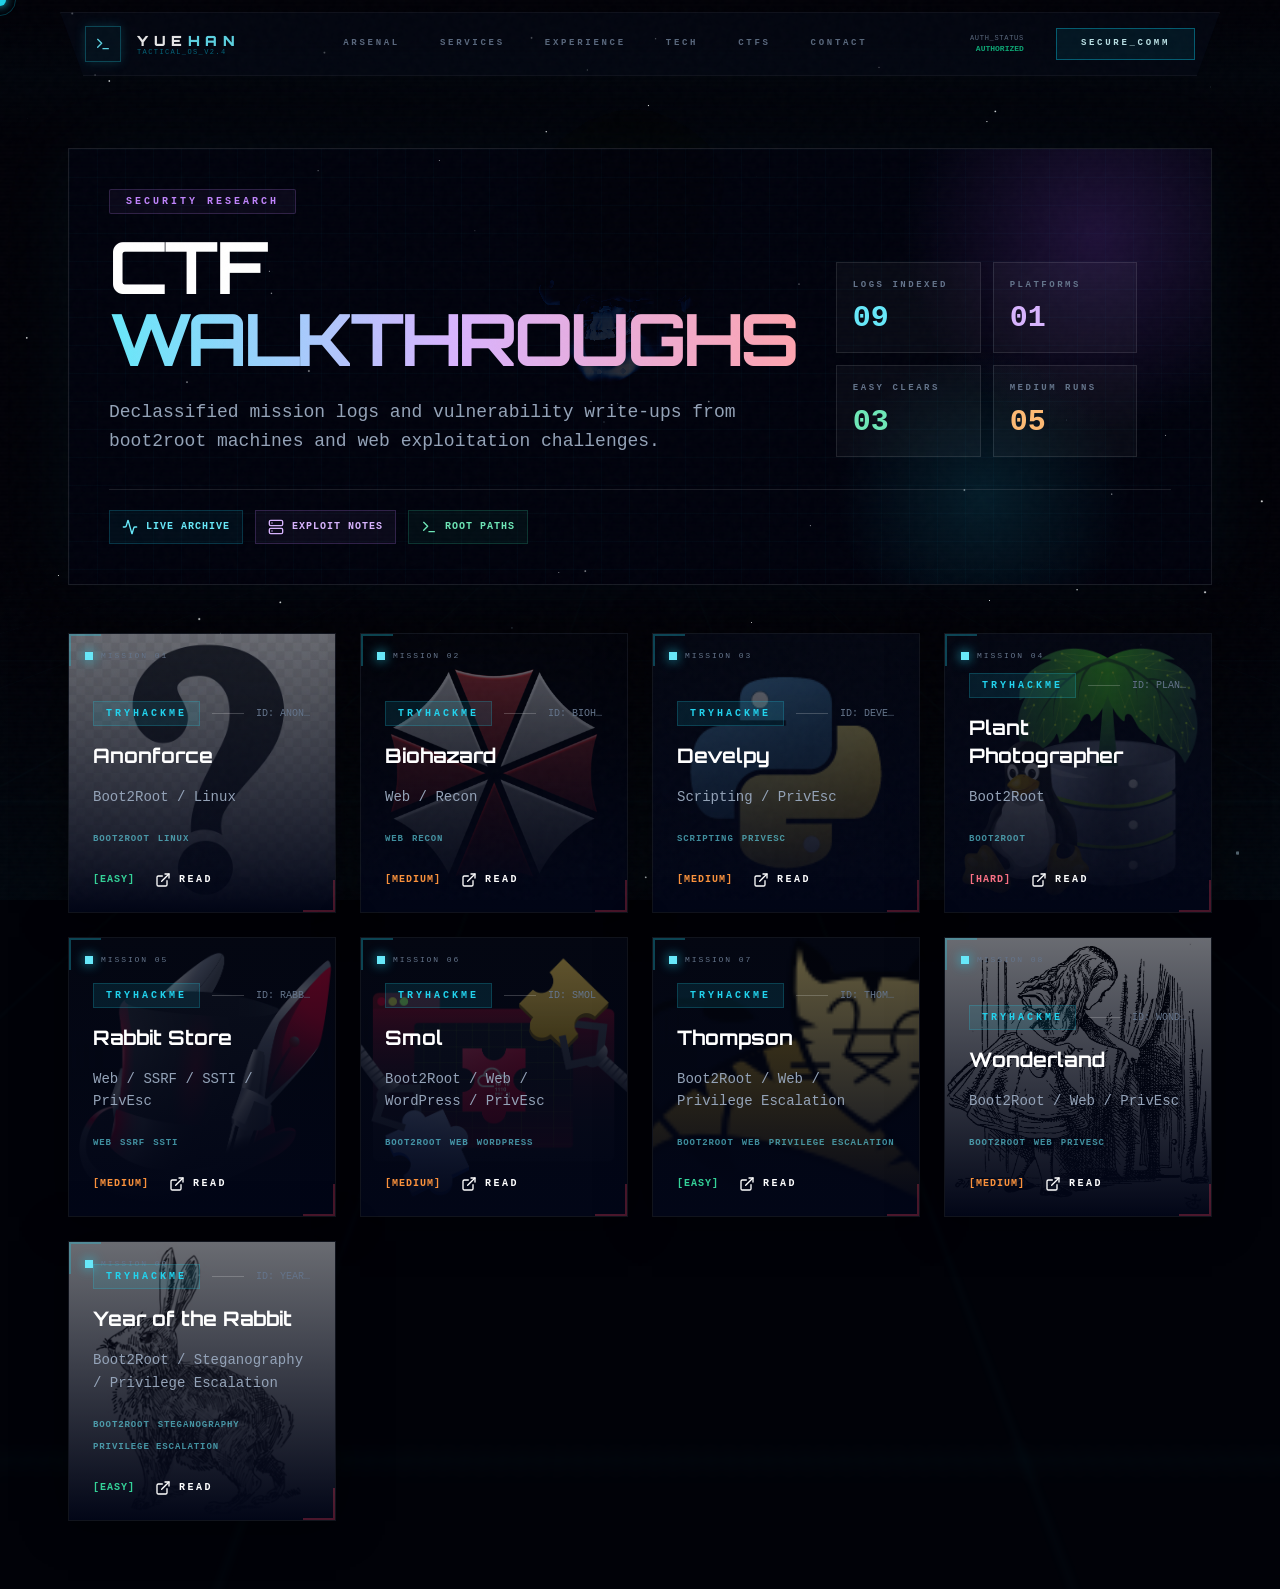
<file: Walkthroughs/index.html>
<!DOCTYPE html>
<html lang="en" class="dark">
  <head>
    <meta charset="UTF-8" />
    <meta name="viewport" content="width=device-width, initial-scale=1.0" />
    <title>Yuehan | Walkthroughs</title>
    <link href="https://fonts.googleapis.com/css2?family=JetBrains+Mono:wght@400;700&family=Orbitron:wght@400;700;900&display=swap" rel="stylesheet">
    <script type="module" crossorigin src="/assets/walkthroughs-BRaOFED2.js"></script>
    <link rel="modulepreload" crossorigin href="/assets/index-CcvQY4NW.js">
    <link rel="stylesheet" crossorigin href="/assets/index-Yky296QB.css">
  </head>
  <body>
    <div id="root" style="color: white; font-family: monospace; padding: 20px;">[ INITIALIZING NEURAL INTERFACE... ]</div>
  </body>
</html>
</file>
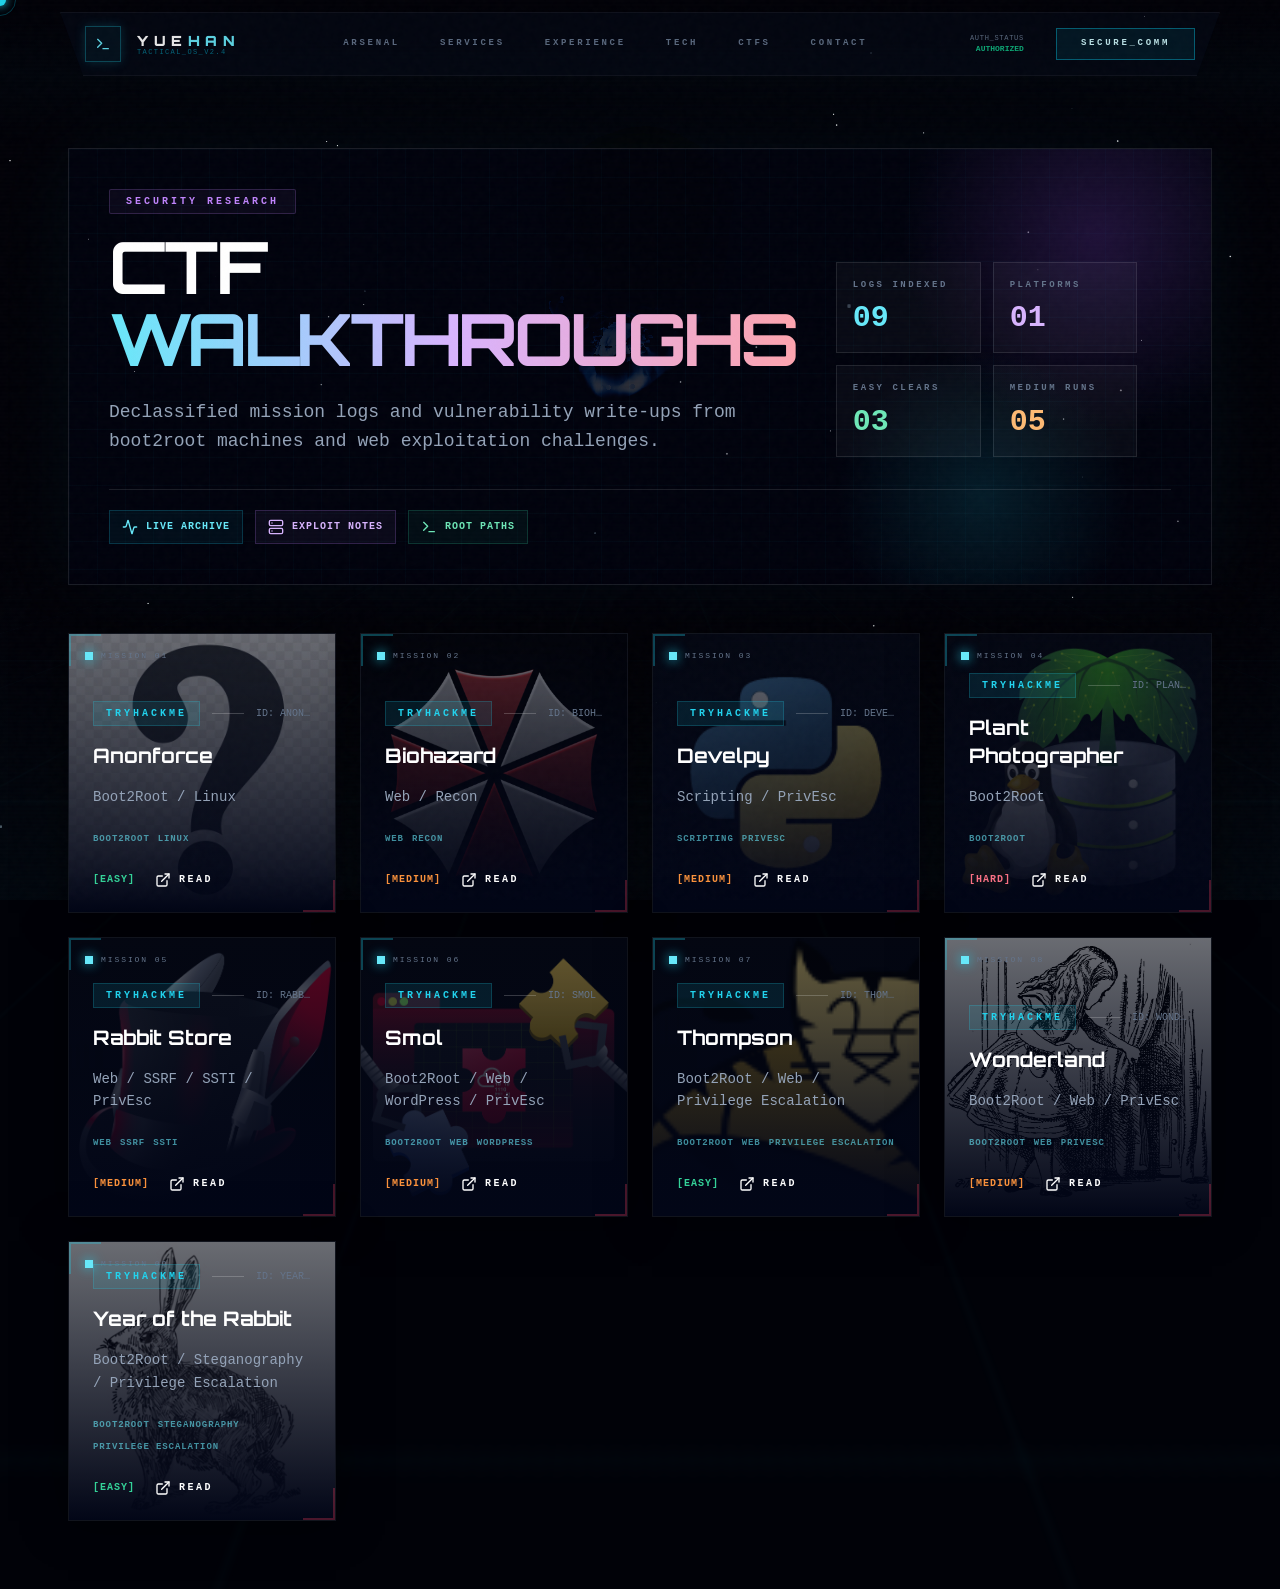
<file: walkthroughs.html>
<!DOCTYPE html>
<html lang="en" class="dark">
  <head>
    <meta charset="UTF-8" />
    <meta name="viewport" content="width=device-width, initial-scale=1.0" />
    <title>Yuehan | Walkthroughs</title>
    <link href="https://fonts.googleapis.com/css2?family=JetBrains+Mono:wght@400;700&family=Orbitron:wght@400;700;900&display=swap" rel="stylesheet">
    <script type="module" crossorigin src="/assets/walkthroughs-DH1IhaMm.js"></script>
    <link rel="modulepreload" crossorigin href="/assets/index-DaqPzr7r.js">
    <link rel="stylesheet" crossorigin href="/assets/index-CVc6FTiU.css">
  </head>
  <body>
    <div id="root" style="color: white; font-family: monospace; padding: 20px;">[ INITIALIZING NEURAL INTERFACE... ]</div>
  </body>
</html>
</file>
<file: assets/index-Yky296QB.css>
*,:before,:after{--tw-border-spacing-x: 0;--tw-border-spacing-y: 0;--tw-translate-x: 0;--tw-translate-y: 0;--tw-rotate: 0;--tw-skew-x: 0;--tw-skew-y: 0;--tw-scale-x: 1;--tw-scale-y: 1;--tw-pan-x: ;--tw-pan-y: ;--tw-pinch-zoom: ;--tw-scroll-snap-strictness: proximity;--tw-gradient-from-position: ;--tw-gradient-via-position: ;--tw-gradient-to-position: ;--tw-ordinal: ;--tw-slashed-zero: ;--tw-numeric-figure: ;--tw-numeric-spacing: ;--tw-numeric-fraction: ;--tw-ring-inset: ;--tw-ring-offset-width: 0px;--tw-ring-offset-color: #fff;--tw-ring-color: rgb(59 130 246 / .5);--tw-ring-offset-shadow: 0 0 #0000;--tw-ring-shadow: 0 0 #0000;--tw-shadow: 0 0 #0000;--tw-shadow-colored: 0 0 #0000;--tw-blur: ;--tw-brightness: ;--tw-contrast: ;--tw-grayscale: ;--tw-hue-rotate: ;--tw-invert: ;--tw-saturate: ;--tw-sepia: ;--tw-drop-shadow: ;--tw-backdrop-blur: ;--tw-backdrop-brightness: ;--tw-backdrop-contrast: ;--tw-backdrop-grayscale: ;--tw-backdrop-hue-rotate: ;--tw-backdrop-invert: ;--tw-backdrop-opacity: ;--tw-backdrop-saturate: ;--tw-backdrop-sepia: ;--tw-contain-size: ;--tw-contain-layout: ;--tw-contain-paint: ;--tw-contain-style: }::backdrop{--tw-border-spacing-x: 0;--tw-border-spacing-y: 0;--tw-translate-x: 0;--tw-translate-y: 0;--tw-rotate: 0;--tw-skew-x: 0;--tw-skew-y: 0;--tw-scale-x: 1;--tw-scale-y: 1;--tw-pan-x: ;--tw-pan-y: ;--tw-pinch-zoom: ;--tw-scroll-snap-strictness: proximity;--tw-gradient-from-position: ;--tw-gradient-via-position: ;--tw-gradient-to-position: ;--tw-ordinal: ;--tw-slashed-zero: ;--tw-numeric-figure: ;--tw-numeric-spacing: ;--tw-numeric-fraction: ;--tw-ring-inset: ;--tw-ring-offset-width: 0px;--tw-ring-offset-color: #fff;--tw-ring-color: rgb(59 130 246 / .5);--tw-ring-offset-shadow: 0 0 #0000;--tw-ring-shadow: 0 0 #0000;--tw-shadow: 0 0 #0000;--tw-shadow-colored: 0 0 #0000;--tw-blur: ;--tw-brightness: ;--tw-contrast: ;--tw-grayscale: ;--tw-hue-rotate: ;--tw-invert: ;--tw-saturate: ;--tw-sepia: ;--tw-drop-shadow: ;--tw-backdrop-blur: ;--tw-backdrop-brightness: ;--tw-backdrop-contrast: ;--tw-backdrop-grayscale: ;--tw-backdrop-hue-rotate: ;--tw-backdrop-invert: ;--tw-backdrop-opacity: ;--tw-backdrop-saturate: ;--tw-backdrop-sepia: ;--tw-contain-size: ;--tw-contain-layout: ;--tw-contain-paint: ;--tw-contain-style: }*,:before,:after{box-sizing:border-box;border-width:0;border-style:solid;border-color:#e5e7eb}:before,:after{--tw-content: ""}html,:host{line-height:1.5;-webkit-text-size-adjust:100%;-moz-tab-size:4;-o-tab-size:4;tab-size:4;font-family:ui-sans-serif,system-ui,sans-serif,"Apple Color Emoji","Segoe UI Emoji",Segoe UI Symbol,"Noto Color Emoji";font-feature-settings:normal;font-variation-settings:normal;-webkit-tap-highlight-color:transparent}body{margin:0;line-height:inherit}hr{height:0;color:inherit;border-top-width:1px}abbr:where([title]){-webkit-text-decoration:underline dotted;text-decoration:underline dotted}h1,h2,h3,h4,h5,h6{font-size:inherit;font-weight:inherit}a{color:inherit;text-decoration:inherit}b,strong{font-weight:bolder}code,kbd,samp,pre{font-family:ui-monospace,SFMono-Regular,Menlo,Monaco,Consolas,Liberation Mono,Courier New,monospace;font-feature-settings:normal;font-variation-settings:normal;font-size:1em}small{font-size:80%}sub,sup{font-size:75%;line-height:0;position:relative;vertical-align:baseline}sub{bottom:-.25em}sup{top:-.5em}table{text-indent:0;border-color:inherit;border-collapse:collapse}button,input,optgroup,select,textarea{font-family:inherit;font-feature-settings:inherit;font-variation-settings:inherit;font-size:100%;font-weight:inherit;line-height:inherit;letter-spacing:inherit;color:inherit;margin:0;padding:0}button,select{text-transform:none}button,input:where([type=button]),input:where([type=reset]),input:where([type=submit]){-webkit-appearance:button;background-color:transparent;background-image:none}:-moz-focusring{outline:auto}:-moz-ui-invalid{box-shadow:none}progress{vertical-align:baseline}::-webkit-inner-spin-button,::-webkit-outer-spin-button{height:auto}[type=search]{-webkit-appearance:textfield;outline-offset:-2px}::-webkit-search-decoration{-webkit-appearance:none}::-webkit-file-upload-button{-webkit-appearance:button;font:inherit}summary{display:list-item}blockquote,dl,dd,h1,h2,h3,h4,h5,h6,hr,figure,p,pre{margin:0}fieldset{margin:0;padding:0}legend{padding:0}ol,ul,menu{list-style:none;margin:0;padding:0}dialog{padding:0}textarea{resize:vertical}input::-moz-placeholder,textarea::-moz-placeholder{opacity:1;color:#9ca3af}input::placeholder,textarea::placeholder{opacity:1;color:#9ca3af}button,[role=button]{cursor:pointer}:disabled{cursor:default}img,svg,video,canvas,audio,iframe,embed,object{display:block;vertical-align:middle}img,video{max-width:100%;height:auto}[hidden]:where(:not([hidden=until-found])){display:none}html{scroll-behavior:smooth}body{background:#010208;color:#e6edf3;font-family:JetBrains Mono,monospace;overflow-x:hidden}h1,h2,h3,.brand-font{font-family:Orbitron,sans-serif}::-moz-selection{background:#22d3ee47;color:#ecfeff}::selection{background:#22d3ee47;color:#ecfeff}.prose{color:var(--tw-prose-body);max-width:65ch}.prose :where(p):not(:where([class~=not-prose],[class~=not-prose] *)){margin-top:1.25em;margin-bottom:1.25em}.prose :where([class~=lead]):not(:where([class~=not-prose],[class~=not-prose] *)){color:var(--tw-prose-lead);font-size:1.25em;line-height:1.6;margin-top:1.2em;margin-bottom:1.2em}.prose :where(a):not(:where([class~=not-prose],[class~=not-prose] *)){color:var(--tw-prose-links);text-decoration:underline;font-weight:500}.prose :where(strong):not(:where([class~=not-prose],[class~=not-prose] *)){color:var(--tw-prose-bold);font-weight:600}.prose :where(a strong):not(:where([class~=not-prose],[class~=not-prose] *)){color:inherit}.prose :where(blockquote strong):not(:where([class~=not-prose],[class~=not-prose] *)){color:inherit}.prose :where(thead th strong):not(:where([class~=not-prose],[class~=not-prose] *)){color:inherit}.prose :where(ol):not(:where([class~=not-prose],[class~=not-prose] *)){list-style-type:decimal;margin-top:1.25em;margin-bottom:1.25em;padding-inline-start:1.625em}.prose :where(ol[type=A]):not(:where([class~=not-prose],[class~=not-prose] *)){list-style-type:upper-alpha}.prose :where(ol[type=a]):not(:where([class~=not-prose],[class~=not-prose] *)){list-style-type:lower-alpha}.prose :where(ol[type=A s]):not(:where([class~=not-prose],[class~=not-prose] *)){list-style-type:upper-alpha}.prose :where(ol[type=a s]):not(:where([class~=not-prose],[class~=not-prose] *)){list-style-type:lower-alpha}.prose :where(ol[type=I]):not(:where([class~=not-prose],[class~=not-prose] *)){list-style-type:upper-roman}.prose :where(ol[type=i]):not(:where([class~=not-prose],[class~=not-prose] *)){list-style-type:lower-roman}.prose :where(ol[type=I s]):not(:where([class~=not-prose],[class~=not-prose] *)){list-style-type:upper-roman}.prose :where(ol[type=i s]):not(:where([class~=not-prose],[class~=not-prose] *)){list-style-type:lower-roman}.prose :where(ol[type="1"]):not(:where([class~=not-prose],[class~=not-prose] *)){list-style-type:decimal}.prose :where(ul):not(:where([class~=not-prose],[class~=not-prose] *)){list-style-type:disc;margin-top:1.25em;margin-bottom:1.25em;padding-inline-start:1.625em}.prose :where(ol>li):not(:where([class~=not-prose],[class~=not-prose] *))::marker{font-weight:400;color:var(--tw-prose-counters)}.prose :where(ul>li):not(:where([class~=not-prose],[class~=not-prose] *))::marker{color:var(--tw-prose-bullets)}.prose :where(dt):not(:where([class~=not-prose],[class~=not-prose] *)){color:var(--tw-prose-headings);font-weight:600;margin-top:1.25em}.prose :where(hr):not(:where([class~=not-prose],[class~=not-prose] *)){border-color:var(--tw-prose-hr);border-top-width:1px;margin-top:3em;margin-bottom:3em}.prose :where(blockquote):not(:where([class~=not-prose],[class~=not-prose] *)){font-weight:500;font-style:italic;color:var(--tw-prose-quotes);border-inline-start-width:.25rem;border-inline-start-color:var(--tw-prose-quote-borders);quotes:"“""”""‘""’";margin-top:1.6em;margin-bottom:1.6em;padding-inline-start:1em}.prose :where(blockquote p:first-of-type):not(:where([class~=not-prose],[class~=not-prose] *)):before{content:open-quote}.prose :where(blockquote p:last-of-type):not(:where([class~=not-prose],[class~=not-prose] *)):after{content:close-quote}.prose :where(h1):not(:where([class~=not-prose],[class~=not-prose] *)){color:var(--tw-prose-headings);font-weight:800;font-size:2.25em;margin-top:0;margin-bottom:.8888889em;line-height:1.1111111}.prose :where(h1 strong):not(:where([class~=not-prose],[class~=not-prose] *)){font-weight:900;color:inherit}.prose :where(h2):not(:where([class~=not-prose],[class~=not-prose] *)){color:var(--tw-prose-headings);font-weight:700;font-size:1.5em;margin-top:2em;margin-bottom:1em;line-height:1.3333333}.prose :where(h2 strong):not(:where([class~=not-prose],[class~=not-prose] *)){font-weight:800;color:inherit}.prose :where(h3):not(:where([class~=not-prose],[class~=not-prose] *)){color:var(--tw-prose-headings);font-weight:600;font-size:1.25em;margin-top:1.6em;margin-bottom:.6em;line-height:1.6}.prose :where(h3 strong):not(:where([class~=not-prose],[class~=not-prose] *)){font-weight:700;color:inherit}.prose :where(h4):not(:where([class~=not-prose],[class~=not-prose] *)){color:var(--tw-prose-headings);font-weight:600;margin-top:1.5em;margin-bottom:.5em;line-height:1.5}.prose :where(h4 strong):not(:where([class~=not-prose],[class~=not-prose] *)){font-weight:700;color:inherit}.prose :where(img):not(:where([class~=not-prose],[class~=not-prose] *)){margin-top:2em;margin-bottom:2em}.prose :where(picture):not(:where([class~=not-prose],[class~=not-prose] *)){display:block;margin-top:2em;margin-bottom:2em}.prose :where(video):not(:where([class~=not-prose],[class~=not-prose] *)){margin-top:2em;margin-bottom:2em}.prose :where(kbd):not(:where([class~=not-prose],[class~=not-prose] *)){font-weight:500;font-family:inherit;color:var(--tw-prose-kbd);box-shadow:0 0 0 1px var(--tw-prose-kbd-shadows),0 3px 0 var(--tw-prose-kbd-shadows);font-size:.875em;border-radius:.3125rem;padding-top:.1875em;padding-inline-end:.375em;padding-bottom:.1875em;padding-inline-start:.375em}.prose :where(code):not(:where([class~=not-prose],[class~=not-prose] *)){color:var(--tw-prose-code);font-weight:600;font-size:.875em}.prose :where(code):not(:where([class~=not-prose],[class~=not-prose] *)):before{content:"`"}.prose :where(code):not(:where([class~=not-prose],[class~=not-prose] *)):after{content:"`"}.prose :where(a code):not(:where([class~=not-prose],[class~=not-prose] *)){color:inherit}.prose :where(h1 code):not(:where([class~=not-prose],[class~=not-prose] *)){color:inherit}.prose :where(h2 code):not(:where([class~=not-prose],[class~=not-prose] *)){color:inherit;font-size:.875em}.prose :where(h3 code):not(:where([class~=not-prose],[class~=not-prose] *)){color:inherit;font-size:.9em}.prose :where(h4 code):not(:where([class~=not-prose],[class~=not-prose] *)){color:inherit}.prose :where(blockquote code):not(:where([class~=not-prose],[class~=not-prose] *)){color:inherit}.prose :where(thead th code):not(:where([class~=not-prose],[class~=not-prose] *)){color:inherit}.prose :where(pre):not(:where([class~=not-prose],[class~=not-prose] *)){color:var(--tw-prose-pre-code);background-color:var(--tw-prose-pre-bg);overflow-x:auto;font-weight:400;font-size:.875em;line-height:1.7142857;margin-top:1.7142857em;margin-bottom:1.7142857em;border-radius:.375rem;padding-top:.8571429em;padding-inline-end:1.1428571em;padding-bottom:.8571429em;padding-inline-start:1.1428571em}.prose :where(pre code):not(:where([class~=not-prose],[class~=not-prose] *)){background-color:transparent;border-width:0;border-radius:0;padding:0;font-weight:inherit;color:inherit;font-size:inherit;font-family:inherit;line-height:inherit}.prose :where(pre code):not(:where([class~=not-prose],[class~=not-prose] *)):before{content:none}.prose :where(pre code):not(:where([class~=not-prose],[class~=not-prose] *)):after{content:none}.prose :where(table):not(:where([class~=not-prose],[class~=not-prose] *)){width:100%;table-layout:auto;margin-top:2em;margin-bottom:2em;font-size:.875em;line-height:1.7142857}.prose :where(thead):not(:where([class~=not-prose],[class~=not-prose] *)){border-bottom-width:1px;border-bottom-color:var(--tw-prose-th-borders)}.prose :where(thead th):not(:where([class~=not-prose],[class~=not-prose] *)){color:var(--tw-prose-headings);font-weight:600;vertical-align:bottom;padding-inline-end:.5714286em;padding-bottom:.5714286em;padding-inline-start:.5714286em}.prose :where(tbody tr):not(:where([class~=not-prose],[class~=not-prose] *)){border-bottom-width:1px;border-bottom-color:var(--tw-prose-td-borders)}.prose :where(tbody tr:last-child):not(:where([class~=not-prose],[class~=not-prose] *)){border-bottom-width:0}.prose :where(tbody td):not(:where([class~=not-prose],[class~=not-prose] *)){vertical-align:baseline}.prose :where(tfoot):not(:where([class~=not-prose],[class~=not-prose] *)){border-top-width:1px;border-top-color:var(--tw-prose-th-borders)}.prose :where(tfoot td):not(:where([class~=not-prose],[class~=not-prose] *)){vertical-align:top}.prose :where(th,td):not(:where([class~=not-prose],[class~=not-prose] *)){text-align:start}.prose :where(figure>*):not(:where([class~=not-prose],[class~=not-prose] *)){margin-top:0;margin-bottom:0}.prose :where(figcaption):not(:where([class~=not-prose],[class~=not-prose] *)){color:var(--tw-prose-captions);font-size:.875em;line-height:1.4285714;margin-top:.8571429em}.prose{--tw-prose-body: #374151;--tw-prose-headings: #111827;--tw-prose-lead: #4b5563;--tw-prose-links: #111827;--tw-prose-bold: #111827;--tw-prose-counters: #6b7280;--tw-prose-bullets: #d1d5db;--tw-prose-hr: #e5e7eb;--tw-prose-quotes: #111827;--tw-prose-quote-borders: #e5e7eb;--tw-prose-captions: #6b7280;--tw-prose-kbd: #111827;--tw-prose-kbd-shadows: rgb(17 24 39 / 10%);--tw-prose-code: #111827;--tw-prose-pre-code: #e5e7eb;--tw-prose-pre-bg: #1f2937;--tw-prose-th-borders: #d1d5db;--tw-prose-td-borders: #e5e7eb;--tw-prose-invert-body: #d1d5db;--tw-prose-invert-headings: #fff;--tw-prose-invert-lead: #9ca3af;--tw-prose-invert-links: #fff;--tw-prose-invert-bold: #fff;--tw-prose-invert-counters: #9ca3af;--tw-prose-invert-bullets: #4b5563;--tw-prose-invert-hr: #374151;--tw-prose-invert-quotes: #f3f4f6;--tw-prose-invert-quote-borders: #374151;--tw-prose-invert-captions: #9ca3af;--tw-prose-invert-kbd: #fff;--tw-prose-invert-kbd-shadows: rgb(255 255 255 / 10%);--tw-prose-invert-code: #fff;--tw-prose-invert-pre-code: #d1d5db;--tw-prose-invert-pre-bg: rgb(0 0 0 / 50%);--tw-prose-invert-th-borders: #4b5563;--tw-prose-invert-td-borders: #374151;font-size:1rem;line-height:1.75}.prose :where(picture>img):not(:where([class~=not-prose],[class~=not-prose] *)){margin-top:0;margin-bottom:0}.prose :where(li):not(:where([class~=not-prose],[class~=not-prose] *)){margin-top:.5em;margin-bottom:.5em}.prose :where(ol>li):not(:where([class~=not-prose],[class~=not-prose] *)){padding-inline-start:.375em}.prose :where(ul>li):not(:where([class~=not-prose],[class~=not-prose] *)){padding-inline-start:.375em}.prose :where(.prose>ul>li p):not(:where([class~=not-prose],[class~=not-prose] *)){margin-top:.75em;margin-bottom:.75em}.prose :where(.prose>ul>li>p:first-child):not(:where([class~=not-prose],[class~=not-prose] *)){margin-top:1.25em}.prose :where(.prose>ul>li>p:last-child):not(:where([class~=not-prose],[class~=not-prose] *)){margin-bottom:1.25em}.prose :where(.prose>ol>li>p:first-child):not(:where([class~=not-prose],[class~=not-prose] *)){margin-top:1.25em}.prose :where(.prose>ol>li>p:last-child):not(:where([class~=not-prose],[class~=not-prose] *)){margin-bottom:1.25em}.prose :where(ul ul,ul ol,ol ul,ol ol):not(:where([class~=not-prose],[class~=not-prose] *)){margin-top:.75em;margin-bottom:.75em}.prose :where(dl):not(:where([class~=not-prose],[class~=not-prose] *)){margin-top:1.25em;margin-bottom:1.25em}.prose :where(dd):not(:where([class~=not-prose],[class~=not-prose] *)){margin-top:.5em;padding-inline-start:1.625em}.prose :where(hr+*):not(:where([class~=not-prose],[class~=not-prose] *)){margin-top:0}.prose :where(h2+*):not(:where([class~=not-prose],[class~=not-prose] *)){margin-top:0}.prose :where(h3+*):not(:where([class~=not-prose],[class~=not-prose] *)){margin-top:0}.prose :where(h4+*):not(:where([class~=not-prose],[class~=not-prose] *)){margin-top:0}.prose :where(thead th:first-child):not(:where([class~=not-prose],[class~=not-prose] *)){padding-inline-start:0}.prose :where(thead th:last-child):not(:where([class~=not-prose],[class~=not-prose] *)){padding-inline-end:0}.prose :where(tbody td,tfoot td):not(:where([class~=not-prose],[class~=not-prose] *)){padding-top:.5714286em;padding-inline-end:.5714286em;padding-bottom:.5714286em;padding-inline-start:.5714286em}.prose :where(tbody td:first-child,tfoot td:first-child):not(:where([class~=not-prose],[class~=not-prose] *)){padding-inline-start:0}.prose :where(tbody td:last-child,tfoot td:last-child):not(:where([class~=not-prose],[class~=not-prose] *)){padding-inline-end:0}.prose :where(figure):not(:where([class~=not-prose],[class~=not-prose] *)){margin-top:2em;margin-bottom:2em}.prose :where(.prose>:first-child):not(:where([class~=not-prose],[class~=not-prose] *)){margin-top:0}.prose :where(.prose>:last-child):not(:where([class~=not-prose],[class~=not-prose] *)){margin-bottom:0}.prose-invert{--tw-prose-body: var(--tw-prose-invert-body);--tw-prose-headings: var(--tw-prose-invert-headings);--tw-prose-lead: var(--tw-prose-invert-lead);--tw-prose-links: var(--tw-prose-invert-links);--tw-prose-bold: var(--tw-prose-invert-bold);--tw-prose-counters: var(--tw-prose-invert-counters);--tw-prose-bullets: var(--tw-prose-invert-bullets);--tw-prose-hr: var(--tw-prose-invert-hr);--tw-prose-quotes: var(--tw-prose-invert-quotes);--tw-prose-quote-borders: var(--tw-prose-invert-quote-borders);--tw-prose-captions: var(--tw-prose-invert-captions);--tw-prose-kbd: var(--tw-prose-invert-kbd);--tw-prose-kbd-shadows: var(--tw-prose-invert-kbd-shadows);--tw-prose-code: var(--tw-prose-invert-code);--tw-prose-pre-code: var(--tw-prose-invert-pre-code);--tw-prose-pre-bg: var(--tw-prose-invert-pre-bg);--tw-prose-th-borders: var(--tw-prose-invert-th-borders);--tw-prose-td-borders: var(--tw-prose-invert-td-borders)}.glass-panel{background:#060a16bf;backdrop-filter:blur(24px);-webkit-backdrop-filter:blur(24px);border:1px solid rgba(34,211,238,.1);box-shadow:0 0 40px #00000080;position:relative}.cyber-corners:before,.cyber-corners:after{content:"";position:absolute;width:10px;height:10px;pointer-events:none;transition:all .3s ease}.cyber-corners:before{top:-1px;left:-1px;border-top:2px solid #22d3ee;border-left:2px solid #22d3ee}.cyber-corners:after{bottom:-1px;right:-1px;border-bottom:2px solid #dc2626;border-right:2px solid #dc2626}.cyber-corners:hover:before{width:20px;height:20px;box-shadow:0 0 10px #22d3ee}.cyber-corners:hover:after{width:20px;height:20px;box-shadow:0 0 10px #dc2626}.hud-tag{position:absolute;top:-.75rem;left:1.5rem;z-index:10;border-width:1px;border-color:#22d3ee4d;--tw-bg-opacity: 1;background-color:rgb(1 2 8 / var(--tw-bg-opacity, 1));padding:.125rem .5rem;font-family:ui-monospace,SFMono-Regular,Menlo,Monaco,Consolas,Liberation Mono,Courier New,monospace;font-size:8px;text-transform:uppercase;letter-spacing:.2em;--tw-text-opacity: 1;color:rgb(34 211 238 / var(--tw-text-opacity, 1))}.cyber-button{position:relative;--tw-bg-opacity: 1;background-color:rgb(34 211 238 / var(--tw-bg-opacity, 1));padding:1rem 2rem;font-weight:700;text-transform:uppercase;letter-spacing:.1em;--tw-text-opacity: 1;color:rgb(2 6 23 / var(--tw-text-opacity, 1));transition-property:all;transition-timing-function:cubic-bezier(.4,0,.2,1);transition-duration:.3s;clip-path:polygon(12% 0,100% 0,100% 75%,88% 100%,0 100%,0% 25%)}.cyber-button:hover{--tw-translate-y: -.25rem;transform:translate(var(--tw-translate-x),var(--tw-translate-y)) rotate(var(--tw-rotate)) skew(var(--tw-skew-x)) skewY(var(--tw-skew-y)) scaleX(var(--tw-scale-x)) scaleY(var(--tw-scale-y));--tw-bg-opacity: 1;background-color:rgb(103 232 249 / var(--tw-bg-opacity, 1));--tw-shadow: 0 0 30px rgba(34,211,238,.6);--tw-shadow-colored: 0 0 30px var(--tw-shadow-color);box-shadow:var(--tw-ring-offset-shadow, 0 0 #0000),var(--tw-ring-shadow, 0 0 #0000),var(--tw-shadow)}.section-shell{position:relative;margin-left:auto;margin-right:auto;width:100%;max-width:80rem;padding-left:1rem;padding-right:1rem}@media(min-width:640px){.section-shell{padding-left:1.5rem;padding-right:1.5rem}}@media(min-width:1024px){.section-shell{padding-left:3rem;padding-right:3rem}}.section-kicker{display:inline-flex;align-items:center;gap:.75rem;border-radius:.125rem;border-width:1px;border-color:#22d3ee33;background-color:#22d3ee0d;padding:.25rem 1rem;font-size:10px;font-weight:700;text-transform:uppercase;letter-spacing:.3em;--tw-text-opacity: 1;color:rgb(34 211 238 / var(--tw-text-opacity, 1))}.section-title{font-size:2.25rem;line-height:2.5rem;font-weight:900;text-transform:uppercase;letter-spacing:-.05em;--tw-text-opacity: 1;color:rgb(255 255 255 / var(--tw-text-opacity, 1))}@media(min-width:768px){.section-title{font-size:3.75rem;line-height:1}}@media(min-width:1024px){.section-title{font-size:4.5rem;line-height:1}}.text-glow-cyan{text-shadow:0 0 15px rgba(34,211,238,.7)}@keyframes cyber-glitch{0%{transform:translate(2px);opacity:.8}20%{transform:translate(-2px,-2px);opacity:.5;filter:hue-rotate(90deg)}40%{transform:translate(2px,2px);opacity:.7;filter:contrast(200%)}60%{transform:translate(-2px);opacity:.6;filter:blur(1px)}80%{transform:translate(2px,-2px);opacity:.8}to{transform:translate(0);opacity:1}}.glitch-active{animation:cyber-glitch .1s steps(2) infinite;pointer-events:none;-webkit-user-select:none;-moz-user-select:none;user-select:none}.pointer-events-none{pointer-events:none}.visible{visibility:visible}.static{position:static}.fixed{position:fixed}.absolute{position:absolute}.relative{position:relative}.inset-0{top:0;right:0;bottom:0;left:0}.-left-1\.5{left:-.375rem}.-left-4{left:-1rem}.-top-1\.5{top:-.375rem}.-top-4{top:-1rem}.-top-6{top:-1.5rem}.bottom-0{bottom:0}.bottom-4{bottom:1rem}.bottom-6{bottom:1.5rem}.bottom-8{bottom:2rem}.left-0{left:0}.left-1\/2{left:50%}.left-4{left:1rem}.left-6{left:1.5rem}.left-\[-5px\]{left:-5px}.right-0{right:0}.right-4{right:1rem}.right-6{right:1.5rem}.top-0{top:0}.top-1\/2{top:50%}.top-4{top:1rem}.top-6{top:1.5rem}.z-0{z-index:0}.z-10{z-index:10}.z-20{z-index:20}.z-50{z-index:50}.z-\[-1\]{z-index:-1}.z-\[100\]{z-index:100}.z-\[35\]{z-index:35}.z-\[80\]{z-index:80}.z-\[9998\]{z-index:9998}.z-\[9999\]{z-index:9999}.mx-auto{margin-left:auto;margin-right:auto}.-mt-1{margin-top:-.25rem}.mb-1{margin-bottom:.25rem}.mb-10{margin-bottom:2.5rem}.mb-12{margin-bottom:3rem}.mb-16{margin-bottom:4rem}.mb-2{margin-bottom:.5rem}.mb-3{margin-bottom:.75rem}.mb-4{margin-bottom:1rem}.mb-6{margin-bottom:1.5rem}.mb-8{margin-bottom:2rem}.mr-2{margin-right:.5rem}.mt-0\.5{margin-top:.125rem}.mt-1{margin-top:.25rem}.mt-10{margin-top:2.5rem}.mt-12{margin-top:3rem}.mt-16{margin-top:4rem}.mt-2{margin-top:.5rem}.mt-4{margin-top:1rem}.mt-6{margin-top:1.5rem}.mt-8{margin-top:2rem}.mt-auto{margin-top:auto}.line-clamp-2{overflow:hidden;display:-webkit-box;-webkit-box-orient:vertical;-webkit-line-clamp:2}.line-clamp-3{overflow:hidden;display:-webkit-box;-webkit-box-orient:vertical;-webkit-line-clamp:3}.block{display:block}.flex{display:flex}.inline-flex{display:inline-flex}.grid{display:grid}.hidden{display:none}.h-1{height:.25rem}.h-1\.5{height:.375rem}.h-12{height:3rem}.h-16{height:4rem}.h-2{height:.5rem}.h-3{height:.75rem}.h-32{height:8rem}.h-4{height:1rem}.h-48{height:12rem}.h-5{height:1.25rem}.h-6{height:1.5rem}.h-64{height:16rem}.h-8{height:2rem}.h-9{height:2.25rem}.h-\[1px\]{height:1px}.h-\[280px\]{height:280px}.h-\[2px\]{height:2px}.h-\[600px\]{height:600px}.h-full{height:100%}.h-px{height:1px}.max-h-\[85vh\]{max-height:85vh}.max-h-\[90vh\]{max-height:90vh}.min-h-\[24rem\]{min-height:24rem}.min-h-\[30rem\]{min-height:30rem}.min-h-\[600px\]{min-height:600px}.min-h-\[calc\(100vh-6rem\)\]{min-height:calc(100vh - 6rem)}.min-h-screen{min-height:100vh}.w-0{width:0px}.w-1{width:.25rem}.w-1\.5{width:.375rem}.w-1\/2{width:50%}.w-1\/3{width:33.333333%}.w-10{width:2.5rem}.w-12{width:3rem}.w-2{width:.5rem}.w-3{width:.75rem}.w-4{width:1rem}.w-48{width:12rem}.w-5{width:1.25rem}.w-6{width:1.5rem}.w-8{width:2rem}.w-9{width:2.25rem}.w-\[1px\]{width:1px}.w-\[600px\]{width:600px}.w-\[85\%\]{width:85%}.w-fit{width:-moz-fit-content;width:fit-content}.w-full{width:100%}.min-w-0{min-width:0px}.max-w-2xl{max-width:42rem}.max-w-3xl{max-width:48rem}.max-w-4xl{max-width:56rem}.max-w-5xl{max-width:64rem}.max-w-none{max-width:none}.max-w-xl{max-width:36rem}.flex-1{flex:1 1 0%}.flex-none{flex:none}.flex-shrink-0,.shrink-0{flex-shrink:0}.flex-grow{flex-grow:1}.origin-center{transform-origin:center}.-translate-x-1\/2{--tw-translate-x: -50%;transform:translate(var(--tw-translate-x),var(--tw-translate-y)) rotate(var(--tw-rotate)) skew(var(--tw-skew-x)) skewY(var(--tw-skew-y)) scaleX(var(--tw-scale-x)) scaleY(var(--tw-scale-y))}.-translate-y-1\/2{--tw-translate-y: -50%;transform:translate(var(--tw-translate-x),var(--tw-translate-y)) rotate(var(--tw-rotate)) skew(var(--tw-skew-x)) skewY(var(--tw-skew-y)) scaleX(var(--tw-scale-x)) scaleY(var(--tw-scale-y))}.translate-y-0{--tw-translate-y: 0px;transform:translate(var(--tw-translate-x),var(--tw-translate-y)) rotate(var(--tw-rotate)) skew(var(--tw-skew-x)) skewY(var(--tw-skew-y)) scaleX(var(--tw-scale-x)) scaleY(var(--tw-scale-y))}.rotate-90{--tw-rotate: 90deg;transform:translate(var(--tw-translate-x),var(--tw-translate-y)) rotate(var(--tw-rotate)) skew(var(--tw-skew-x)) skewY(var(--tw-skew-y)) scaleX(var(--tw-scale-x)) scaleY(var(--tw-scale-y))}.scale-110{--tw-scale-x: 1.1;--tw-scale-y: 1.1;transform:translate(var(--tw-translate-x),var(--tw-translate-y)) rotate(var(--tw-rotate)) skew(var(--tw-skew-x)) skewY(var(--tw-skew-y)) scaleX(var(--tw-scale-x)) scaleY(var(--tw-scale-y))}.scale-150{--tw-scale-x: 1.5;--tw-scale-y: 1.5;transform:translate(var(--tw-translate-x),var(--tw-translate-y)) rotate(var(--tw-rotate)) skew(var(--tw-skew-x)) skewY(var(--tw-skew-y)) scaleX(var(--tw-scale-x)) scaleY(var(--tw-scale-y))}.transform{transform:translate(var(--tw-translate-x),var(--tw-translate-y)) rotate(var(--tw-rotate)) skew(var(--tw-skew-x)) skewY(var(--tw-skew-y)) scaleX(var(--tw-scale-x)) scaleY(var(--tw-scale-y))}.animate-\[data-flow_20s_linear_infinite\]{animation:data-flow 20s linear infinite}@keyframes bounce{0%,to{transform:translateY(-25%);animation-timing-function:cubic-bezier(.8,0,1,1)}50%{transform:none;animation-timing-function:cubic-bezier(0,0,.2,1)}}.animate-bounce{animation:bounce 1s infinite}@keyframes pulse{50%{opacity:.5}}.animate-pulse{animation:pulse 2s cubic-bezier(.4,0,.6,1) infinite}@keyframes spin{to{transform:rotate(360deg)}}.animate-spin{animation:spin 1s linear infinite}.cursor-pointer{cursor:pointer}.resize{resize:both}.grid-cols-1{grid-template-columns:repeat(1,minmax(0,1fr))}.grid-cols-2{grid-template-columns:repeat(2,minmax(0,1fr))}.flex-col{flex-direction:column}.flex-wrap{flex-wrap:wrap}.items-start{align-items:flex-start}.items-end{align-items:flex-end}.items-center{align-items:center}.justify-end{justify-content:flex-end}.justify-center{justify-content:center}.justify-between{justify-content:space-between}.gap-10{gap:2.5rem}.gap-12{gap:3rem}.gap-2{gap:.5rem}.gap-3{gap:.75rem}.gap-4{gap:1rem}.gap-5{gap:1.25rem}.gap-6{gap:1.5rem}.gap-8{gap:2rem}.gap-x-6{-moz-column-gap:1.5rem;column-gap:1.5rem}.gap-y-3{row-gap:.75rem}.space-y-12>:not([hidden])~:not([hidden]){--tw-space-y-reverse: 0;margin-top:calc(3rem * calc(1 - var(--tw-space-y-reverse)));margin-bottom:calc(3rem * var(--tw-space-y-reverse))}.space-y-3>:not([hidden])~:not([hidden]){--tw-space-y-reverse: 0;margin-top:calc(.75rem * calc(1 - var(--tw-space-y-reverse)));margin-bottom:calc(.75rem * var(--tw-space-y-reverse))}.space-y-4>:not([hidden])~:not([hidden]){--tw-space-y-reverse: 0;margin-top:calc(1rem * calc(1 - var(--tw-space-y-reverse)));margin-bottom:calc(1rem * var(--tw-space-y-reverse))}.space-y-5>:not([hidden])~:not([hidden]){--tw-space-y-reverse: 0;margin-top:calc(1.25rem * calc(1 - var(--tw-space-y-reverse)));margin-bottom:calc(1.25rem * var(--tw-space-y-reverse))}.space-y-6>:not([hidden])~:not([hidden]){--tw-space-y-reverse: 0;margin-top:calc(1.5rem * calc(1 - var(--tw-space-y-reverse)));margin-bottom:calc(1.5rem * var(--tw-space-y-reverse))}.overflow-hidden{overflow:hidden}.overflow-y-auto{overflow-y:auto}.truncate{overflow:hidden;text-overflow:ellipsis;white-space:nowrap}.whitespace-nowrap{white-space:nowrap}.rounded{border-radius:.25rem}.rounded-2xl{border-radius:1rem}.rounded-\[2rem\]{border-radius:2rem}.rounded-full{border-radius:9999px}.rounded-none{border-radius:0}.rounded-sm{border-radius:.125rem}.rounded-xl{border-radius:.75rem}.border{border-width:1px}.border-4{border-width:4px}.border-b{border-bottom-width:1px}.border-b-2{border-bottom-width:2px}.border-l{border-left-width:1px}.border-l-2{border-left-width:2px}.border-r{border-right-width:1px}.border-r-2{border-right-width:2px}.border-t{border-top-width:1px}.border-t-2{border-top-width:2px}.\!border-purple-400\/20{border-color:#c084fc33!important}.border-cyan-400{--tw-border-opacity: 1;border-color:rgb(34 211 238 / var(--tw-border-opacity, 1))}.border-cyan-400\/0{border-color:#22d3ee00}.border-cyan-400\/15{border-color:#22d3ee26}.border-cyan-400\/20{border-color:#22d3ee33}.border-cyan-400\/30{border-color:#22d3ee4d}.border-cyan-400\/50{border-color:#22d3ee80}.border-cyan-500\/30{border-color:#06b6d44d}.border-cyan-500\/50{border-color:#06b6d480}.border-emerald-400\/20{border-color:#34d39933}.border-emerald-500\/30{border-color:#10b9814d}.border-orange-500\/30{border-color:#f973164d}.border-purple-400\/20{border-color:#c084fc33}.border-purple-400\/30{border-color:#c084fc4d}.border-purple-500\/20{border-color:#a855f733}.border-rose-500\/30{border-color:#f43f5e4d}.border-rose-500\/50{border-color:#f43f5e80}.border-white\/10{border-color:#ffffff1a}.border-white\/5{border-color:#ffffff0d}.border-t-cyan-400{--tw-border-opacity: 1;border-top-color:rgb(34 211 238 / var(--tw-border-opacity, 1))}.border-t-purple-500{--tw-border-opacity: 1;border-top-color:rgb(168 85 247 / var(--tw-border-opacity, 1))}.\!bg-purple-400\/5{background-color:#c084fc0d!important}.bg-\[\#010208\]{--tw-bg-opacity: 1;background-color:rgb(1 2 8 / var(--tw-bg-opacity, 1))}.bg-\[\#020617\]\/70{background-color:#020617b3}.bg-\[\#060a16\]\/90{background-color:#060a16e6}.bg-black\/60{background-color:#0009}.bg-cyan-300{--tw-bg-opacity: 1;background-color:rgb(103 232 249 / var(--tw-bg-opacity, 1))}.bg-cyan-300\/40{background-color:#67e8f966}.bg-cyan-400{--tw-bg-opacity: 1;background-color:rgb(34 211 238 / var(--tw-bg-opacity, 1))}.bg-cyan-400\/10{background-color:#22d3ee1a}.bg-cyan-400\/5{background-color:#22d3ee0d}.bg-cyan-500{--tw-bg-opacity: 1;background-color:rgb(6 182 212 / var(--tw-bg-opacity, 1))}.bg-cyan-500\/10{background-color:#06b6d41a}.bg-cyan-500\/20{background-color:#06b6d433}.bg-cyan-500\/5{background-color:#06b6d40d}.bg-emerald-400{--tw-bg-opacity: 1;background-color:rgb(52 211 153 / var(--tw-bg-opacity, 1))}.bg-emerald-400\/5{background-color:#34d3990d}.bg-emerald-500\/10{background-color:#10b9811a}.bg-emerald-500\/20{background-color:#10b98133}.bg-orange-500\/10{background-color:#f973161a}.bg-purple-400\/10{background-color:#c084fc1a}.bg-purple-400\/5{background-color:#c084fc0d}.bg-purple-500{--tw-bg-opacity: 1;background-color:rgb(168 85 247 / var(--tw-bg-opacity, 1))}.bg-purple-500\/5{background-color:#a855f70d}.bg-red-600{--tw-bg-opacity: 1;background-color:rgb(220 38 38 / var(--tw-bg-opacity, 1))}.bg-rose-300\/40{background-color:#fda4af66}.bg-rose-500{--tw-bg-opacity: 1;background-color:rgb(244 63 94 / var(--tw-bg-opacity, 1))}.bg-rose-500\/10{background-color:#f43f5e1a}.bg-rose-500\/5{background-color:#f43f5e0d}.bg-slate-900\/90{background-color:#0f172ae6}.bg-slate-900\/95{background-color:#0f172af2}.bg-slate-950\/40{background-color:#02061766}.bg-slate-950\/50{background-color:#02061780}.bg-slate-950\/80{background-color:#020617cc}.bg-transparent{background-color:transparent}.bg-white{--tw-bg-opacity: 1;background-color:rgb(255 255 255 / var(--tw-bg-opacity, 1))}.bg-white\/10{background-color:#ffffff1a}.bg-white\/20{background-color:#fff3}.bg-white\/5{background-color:#ffffff0d}.bg-white\/\[0\.03\]{background-color:#ffffff08}.bg-\[linear-gradient\(115deg\,rgba\(34\,211\,238\,0\.12\)\,transparent_35\%\,rgba\(244\,63\,94\,0\.08\)\)\]{background-image:linear-gradient(115deg,rgba(34,211,238,.12),transparent 35%,rgba(244,63,94,.08))}.bg-\[linear-gradient\(90deg\,rgba\(34\,211\,238\,0\.03\)_1px\,transparent_1px\)\,linear-gradient\(180deg\,rgba\(34\,211\,238\,0\.03\)_1px\,transparent_1px\)\]{background-image:linear-gradient(90deg,rgba(34,211,238,.03) 1px,transparent 1px),linear-gradient(180deg,rgba(34,211,238,.03) 1px,transparent 1px)}.bg-\[linear-gradient\(rgba\(34\,211\,238\,0\.02\)_1px\,transparent_1px\)\,linear-gradient\(90deg\,rgba\(34\,211\,238\,0\.02\)_1px\,transparent_1px\)\]{background-image:linear-gradient(rgba(34,211,238,.02) 1px,transparent 1px),linear-gradient(90deg,rgba(34,211,238,.02) 1px,transparent 1px)}.bg-\[linear-gradient\(rgba\(34\,211\,238\,0\.03\)_1px\,transparent_1px\)\,linear-gradient\(90deg\,rgba\(34\,211\,238\,0\.03\)_1px\,transparent_1px\)\]{background-image:linear-gradient(rgba(34,211,238,.03) 1px,transparent 1px),linear-gradient(90deg,rgba(34,211,238,.03) 1px,transparent 1px)}.bg-\[linear-gradient\(rgba\(34\,211\,238\,0\.035\)_1px\,transparent_1px\)\,linear-gradient\(90deg\,rgba\(34\,211\,238\,0\.035\)_1px\,transparent_1px\)\]{background-image:linear-gradient(rgba(34,211,238,.035) 1px,transparent 1px),linear-gradient(90deg,rgba(34,211,238,.035) 1px,transparent 1px)}.bg-\[radial-gradient\(circle_at_20\%_20\%\,rgba\(34\,211\,238\,0\.18\)\,transparent_32\%\)\,radial-gradient\(circle_at_80\%_15\%\,rgba\(244\,63\,94\,0\.12\)\,transparent_30\%\)\,linear-gradient\(135deg\,\#020617\,\#0f172a_55\%\,\#020617\)\]{background-image:radial-gradient(circle at 20% 20%,rgba(34,211,238,.18),transparent 32%),radial-gradient(circle at 80% 15%,rgba(244,63,94,.12),transparent 30%),linear-gradient(135deg,#020617,#0f172a 55%,#020617)}.bg-\[radial-gradient\(circle_at_80\%_20\%\,rgba\(168\,85\,247\,0\.18\)\,transparent_34\%\)\,radial-gradient\(circle_at_60\%_80\%\,rgba\(34\,211\,238\,0\.12\)\,transparent_30\%\)\]{background-image:radial-gradient(circle at 80% 20%,rgba(168,85,247,.18),transparent 34%),radial-gradient(circle at 60% 80%,rgba(34,211,238,.12),transparent 30%)}.bg-\[radial-gradient\(circle_at_top\,rgba\(34\,211\,238\,0\.14\)\,transparent_36\%\)\,radial-gradient\(circle_at_bottom_right\,rgba\(225\,29\,72\,0\.12\)\,transparent_30\%\)\]{background-image:radial-gradient(circle at top,rgba(34,211,238,.14),transparent 36%),radial-gradient(circle at bottom right,rgba(225,29,72,.12),transparent 30%)}.bg-\[radial-gradient\(circle_at_top_left\,rgba\(34\,211\,238\,0\.18\)\,transparent_32\%\)\,radial-gradient\(circle_at_bottom_right\,rgba\(225\,29\,72\,0\.12\)\,transparent_28\%\)\,linear-gradient\(180deg\,rgba\(2\,6\,23\,0\.15\)_0\%\,rgba\(2\,6\,23\,0\.55\)_58\%\,rgba\(2\,6\,23\,0\.92\)_100\%\)\]{background-image:radial-gradient(circle at top left,rgba(34,211,238,.18),transparent 32%),radial-gradient(circle at bottom right,rgba(225,29,72,.12),transparent 28%),linear-gradient(180deg,#02061726,#0206178c 58%,#020617eb)}.bg-gradient-to-b{background-image:linear-gradient(to bottom,var(--tw-gradient-stops))}.bg-gradient-to-br{background-image:linear-gradient(to bottom right,var(--tw-gradient-stops))}.bg-gradient-to-r{background-image:linear-gradient(to right,var(--tw-gradient-stops))}.bg-gradient-to-t{background-image:linear-gradient(to top,var(--tw-gradient-stops))}.from-\[\#020617\]{--tw-gradient-from: #020617 var(--tw-gradient-from-position);--tw-gradient-to: rgb(2 6 23 / 0) var(--tw-gradient-to-position);--tw-gradient-stops: var(--tw-gradient-from), var(--tw-gradient-to)}.from-cyan-300{--tw-gradient-from: #67e8f9 var(--tw-gradient-from-position);--tw-gradient-to: rgb(103 232 249 / 0) var(--tw-gradient-to-position);--tw-gradient-stops: var(--tw-gradient-from), var(--tw-gradient-to)}.from-cyan-400{--tw-gradient-from: #22d3ee var(--tw-gradient-from-position);--tw-gradient-to: rgb(34 211 238 / 0) var(--tw-gradient-to-position);--tw-gradient-stops: var(--tw-gradient-from), var(--tw-gradient-to)}.from-cyan-500\/50{--tw-gradient-from: rgb(6 182 212 / .5) var(--tw-gradient-from-position);--tw-gradient-to: rgb(6 182 212 / 0) var(--tw-gradient-to-position);--tw-gradient-stops: var(--tw-gradient-from), var(--tw-gradient-to)}.from-purple-400{--tw-gradient-from: #c084fc var(--tw-gradient-from-position);--tw-gradient-to: rgb(192 132 252 / 0) var(--tw-gradient-to-position);--tw-gradient-stops: var(--tw-gradient-from), var(--tw-gradient-to)}.from-rose-400{--tw-gradient-from: #fb7185 var(--tw-gradient-from-position);--tw-gradient-to: rgb(251 113 133 / 0) var(--tw-gradient-to-position);--tw-gradient-stops: var(--tw-gradient-from), var(--tw-gradient-to)}.from-slate-900{--tw-gradient-from: #0f172a var(--tw-gradient-from-position);--tw-gradient-to: rgb(15 23 42 / 0) var(--tw-gradient-to-position);--tw-gradient-stops: var(--tw-gradient-from), var(--tw-gradient-to)}.from-transparent{--tw-gradient-from: transparent var(--tw-gradient-from-position);--tw-gradient-to: rgb(0 0 0 / 0) var(--tw-gradient-to-position);--tw-gradient-stops: var(--tw-gradient-from), var(--tw-gradient-to)}.from-white\/10{--tw-gradient-from: rgb(255 255 255 / .1) var(--tw-gradient-from-position);--tw-gradient-to: rgb(255 255 255 / 0) var(--tw-gradient-to-position);--tw-gradient-stops: var(--tw-gradient-from), var(--tw-gradient-to)}.via-\[\#020617\]\/60{--tw-gradient-to: rgb(2 6 23 / 0) var(--tw-gradient-to-position);--tw-gradient-stops: var(--tw-gradient-from), rgb(2 6 23 / .6) var(--tw-gradient-via-position), var(--tw-gradient-to)}.via-cyan-400{--tw-gradient-to: rgb(34 211 238 / 0) var(--tw-gradient-to-position);--tw-gradient-stops: var(--tw-gradient-from), #22d3ee var(--tw-gradient-via-position), var(--tw-gradient-to)}.via-cyan-400\/20{--tw-gradient-to: rgb(34 211 238 / 0) var(--tw-gradient-to-position);--tw-gradient-stops: var(--tw-gradient-from), rgb(34 211 238 / .2) var(--tw-gradient-via-position), var(--tw-gradient-to)}.via-purple-300{--tw-gradient-to: rgb(216 180 254 / 0) var(--tw-gradient-to-position);--tw-gradient-stops: var(--tw-gradient-from), #d8b4fe var(--tw-gradient-via-position), var(--tw-gradient-to)}.via-purple-500{--tw-gradient-to: rgb(168 85 247 / 0) var(--tw-gradient-to-position);--tw-gradient-stops: var(--tw-gradient-from), #a855f7 var(--tw-gradient-via-position), var(--tw-gradient-to)}.via-rose-500\/20{--tw-gradient-to: rgb(244 63 94 / 0) var(--tw-gradient-to-position);--tw-gradient-stops: var(--tw-gradient-from), rgb(244 63 94 / .2) var(--tw-gradient-via-position), var(--tw-gradient-to)}.via-transparent{--tw-gradient-to: rgb(0 0 0 / 0) var(--tw-gradient-to-position);--tw-gradient-stops: var(--tw-gradient-from), transparent var(--tw-gradient-via-position), var(--tw-gradient-to)}.via-white{--tw-gradient-to: rgb(255 255 255 / 0) var(--tw-gradient-to-position);--tw-gradient-stops: var(--tw-gradient-from), #fff var(--tw-gradient-via-position), var(--tw-gradient-to)}.via-white\/10{--tw-gradient-to: rgb(255 255 255 / 0) var(--tw-gradient-to-position);--tw-gradient-stops: var(--tw-gradient-from), rgb(255 255 255 / .1) var(--tw-gradient-via-position), var(--tw-gradient-to)}.to-\[\#020617\]\/10{--tw-gradient-to: rgb(2 6 23 / .1) var(--tw-gradient-to-position)}.to-cyan-200{--tw-gradient-to: #a5f3fc var(--tw-gradient-to-position)}.to-fuchsia-300{--tw-gradient-to: #f0abfc var(--tw-gradient-to-position)}.to-orange-300{--tw-gradient-to: #fdba74 var(--tw-gradient-to-position)}.to-rose-300{--tw-gradient-to: #fda4af var(--tw-gradient-to-position)}.to-rose-400{--tw-gradient-to: #fb7185 var(--tw-gradient-to-position)}.to-rose-500\/50{--tw-gradient-to: rgb(244 63 94 / .5) var(--tw-gradient-to-position)}.to-transparent{--tw-gradient-to: transparent var(--tw-gradient-to-position)}.bg-\[size\:20px_20px\]{background-size:20px 20px}.bg-\[size\:28px_28px\]{background-size:28px 28px}.bg-\[size\:32px_32px\]{background-size:32px 32px}.bg-\[size\:48px_48px\]{background-size:48px 48px}.bg-clip-text{-webkit-background-clip:text;background-clip:text}.object-cover{-o-object-fit:cover;object-fit:cover}.p-1\.5{padding:.375rem}.p-2{padding:.5rem}.p-3{padding:.75rem}.p-4{padding:1rem}.p-5{padding:1.25rem}.p-6{padding:1.5rem}.p-8{padding:2rem}.px-1{padding-left:.25rem;padding-right:.25rem}.px-2{padding-left:.5rem;padding-right:.5rem}.px-3{padding-left:.75rem;padding-right:.75rem}.px-4{padding-left:1rem;padding-right:1rem}.px-5{padding-left:1.25rem;padding-right:1.25rem}.px-6{padding-left:1.5rem;padding-right:1.5rem}.px-8{padding-left:2rem;padding-right:2rem}.py-1{padding-top:.25rem;padding-bottom:.25rem}.py-1\.5{padding-top:.375rem;padding-bottom:.375rem}.py-10{padding-top:2.5rem;padding-bottom:2.5rem}.py-2{padding-top:.5rem;padding-bottom:.5rem}.py-2\.5{padding-top:.625rem;padding-bottom:.625rem}.py-20{padding-top:5rem;padding-bottom:5rem}.py-24{padding-top:6rem;padding-bottom:6rem}.py-3{padding-top:.75rem;padding-bottom:.75rem}.py-4{padding-top:1rem;padding-bottom:1rem}.pb-12{padding-bottom:3rem}.pb-16{padding-bottom:4rem}.pb-4{padding-bottom:1rem}.pb-8{padding-bottom:2rem}.pt-20{padding-top:5rem}.pt-24{padding-top:6rem}.pt-3{padding-top:.75rem}.pt-32{padding-top:8rem}.pt-5{padding-top:1.25rem}.pt-8{padding-top:2rem}.text-center{text-align:center}.text-right{text-align:right}.font-mono{font-family:ui-monospace,SFMono-Regular,Menlo,Monaco,Consolas,Liberation Mono,Courier New,monospace}.text-2xl{font-size:1.5rem;line-height:2rem}.text-3xl{font-size:1.875rem;line-height:2.25rem}.text-4xl{font-size:2.25rem;line-height:2.5rem}.text-5xl{font-size:3rem;line-height:1}.text-\[10px\]{font-size:10px}.text-\[6px\]{font-size:6px}.text-\[7px\]{font-size:7px}.text-\[8px\]{font-size:8px}.text-\[9px\]{font-size:9px}.text-base{font-size:1rem;line-height:1.5rem}.text-lg{font-size:1.125rem;line-height:1.75rem}.text-sm{font-size:.875rem;line-height:1.25rem}.text-xl{font-size:1.25rem;line-height:1.75rem}.text-xs{font-size:.75rem;line-height:1rem}.font-black{font-weight:900}.font-bold{font-weight:700}.font-medium{font-weight:500}.uppercase{text-transform:uppercase}.leading-7{line-height:1.75rem}.leading-8{line-height:2rem}.leading-\[0\.95\]{line-height:.95}.leading-none{line-height:1}.leading-relaxed{line-height:1.625}.leading-tight{line-height:1.25}.tracking-\[0\.22em\]{letter-spacing:.22em}.tracking-\[0\.24em\]{letter-spacing:.24em}.tracking-\[0\.25em\]{letter-spacing:.25em}.tracking-\[0\.28em\]{letter-spacing:.28em}.tracking-\[0\.2em\]{letter-spacing:.2em}.tracking-\[0\.3em\]{letter-spacing:.3em}.tracking-\[0\.4em\]{letter-spacing:.4em}.tracking-tighter{letter-spacing:-.05em}.tracking-wider{letter-spacing:.05em}.tracking-widest{letter-spacing:.1em}.\!text-purple-400{--tw-text-opacity: 1 !important;color:rgb(192 132 252 / var(--tw-text-opacity, 1))!important}.text-cyan-100{--tw-text-opacity: 1;color:rgb(207 250 254 / var(--tw-text-opacity, 1))}.text-cyan-300{--tw-text-opacity: 1;color:rgb(103 232 249 / var(--tw-text-opacity, 1))}.text-cyan-300\/60{color:#67e8f999}.text-cyan-300\/80{color:#67e8f9cc}.text-cyan-400{--tw-text-opacity: 1;color:rgb(34 211 238 / var(--tw-text-opacity, 1))}.text-cyan-400\/50{color:#22d3ee80}.text-cyan-500{--tw-text-opacity: 1;color:rgb(6 182 212 / var(--tw-text-opacity, 1))}.text-cyan-500\/60{color:#06b6d499}.text-emerald-300{--tw-text-opacity: 1;color:rgb(110 231 183 / var(--tw-text-opacity, 1))}.text-emerald-400{--tw-text-opacity: 1;color:rgb(52 211 153 / var(--tw-text-opacity, 1))}.text-emerald-500{--tw-text-opacity: 1;color:rgb(16 185 129 / var(--tw-text-opacity, 1))}.text-orange-300{--tw-text-opacity: 1;color:rgb(253 186 116 / var(--tw-text-opacity, 1))}.text-orange-400{--tw-text-opacity: 1;color:rgb(251 146 60 / var(--tw-text-opacity, 1))}.text-purple-300{--tw-text-opacity: 1;color:rgb(216 180 254 / var(--tw-text-opacity, 1))}.text-purple-400{--tw-text-opacity: 1;color:rgb(192 132 252 / var(--tw-text-opacity, 1))}.text-purple-500{--tw-text-opacity: 1;color:rgb(168 85 247 / var(--tw-text-opacity, 1))}.text-rose-100{--tw-text-opacity: 1;color:rgb(255 228 230 / var(--tw-text-opacity, 1))}.text-rose-300{--tw-text-opacity: 1;color:rgb(253 164 175 / var(--tw-text-opacity, 1))}.text-rose-400{--tw-text-opacity: 1;color:rgb(251 113 133 / var(--tw-text-opacity, 1))}.text-rose-500{--tw-text-opacity: 1;color:rgb(244 63 94 / var(--tw-text-opacity, 1))}.text-slate-200{--tw-text-opacity: 1;color:rgb(226 232 240 / var(--tw-text-opacity, 1))}.text-slate-300{--tw-text-opacity: 1;color:rgb(203 213 225 / var(--tw-text-opacity, 1))}.text-slate-400{--tw-text-opacity: 1;color:rgb(148 163 184 / var(--tw-text-opacity, 1))}.text-slate-500{--tw-text-opacity: 1;color:rgb(100 116 139 / var(--tw-text-opacity, 1))}.text-slate-600{--tw-text-opacity: 1;color:rgb(71 85 105 / var(--tw-text-opacity, 1))}.text-slate-700{--tw-text-opacity: 1;color:rgb(51 65 85 / var(--tw-text-opacity, 1))}.text-slate-950{--tw-text-opacity: 1;color:rgb(2 6 23 / var(--tw-text-opacity, 1))}.text-transparent{color:transparent}.text-white{--tw-text-opacity: 1;color:rgb(255 255 255 / var(--tw-text-opacity, 1))}.opacity-0{opacity:0}.opacity-100{opacity:1}.opacity-20{opacity:.2}.opacity-30{opacity:.3}.opacity-45{opacity:.45}.opacity-50{opacity:.5}.opacity-60{opacity:.6}.opacity-70{opacity:.7}.opacity-90{opacity:.9}.mix-blend-difference{mix-blend-mode:difference}.shadow-2xl{--tw-shadow: 0 25px 50px -12px rgb(0 0 0 / .25);--tw-shadow-colored: 0 25px 50px -12px var(--tw-shadow-color);box-shadow:var(--tw-ring-offset-shadow, 0 0 #0000),var(--tw-ring-shadow, 0 0 #0000),var(--tw-shadow)}.shadow-\[0_0_100px_rgba\(0\,0\,0\,0\.5\)\]{--tw-shadow: 0 0 100px rgba(0,0,0,.5);--tw-shadow-colored: 0 0 100px var(--tw-shadow-color);box-shadow:var(--tw-ring-offset-shadow, 0 0 #0000),var(--tw-ring-shadow, 0 0 #0000),var(--tw-shadow)}.shadow-\[0_0_10px_\#22d3ee\]{--tw-shadow: 0 0 10px #22d3ee;--tw-shadow-colored: 0 0 10px var(--tw-shadow-color);box-shadow:var(--tw-ring-offset-shadow, 0 0 #0000),var(--tw-ring-shadow, 0 0 #0000),var(--tw-shadow)}.shadow-\[0_0_10px_rgba\(34\,211\,238\,0\.2\)\]{--tw-shadow: 0 0 10px rgba(34,211,238,.2);--tw-shadow-colored: 0 0 10px var(--tw-shadow-color);box-shadow:var(--tw-ring-offset-shadow, 0 0 #0000),var(--tw-ring-shadow, 0 0 #0000),var(--tw-shadow)}.shadow-\[0_0_12px_rgba\(34\,211\,238\,0\.9\)\]{--tw-shadow: 0 0 12px rgba(34,211,238,.9);--tw-shadow-colored: 0 0 12px var(--tw-shadow-color);box-shadow:var(--tw-ring-offset-shadow, 0 0 #0000),var(--tw-ring-shadow, 0 0 #0000),var(--tw-shadow)}.shadow-\[0_0_15px_\#22d3ee\]{--tw-shadow: 0 0 15px #22d3ee;--tw-shadow-colored: 0 0 15px var(--tw-shadow-color);box-shadow:var(--tw-ring-offset-shadow, 0 0 #0000),var(--tw-ring-shadow, 0 0 #0000),var(--tw-shadow)}.shadow-\[0_0_15px_\#a855f7\]{--tw-shadow: 0 0 15px #a855f7;--tw-shadow-colored: 0 0 15px var(--tw-shadow-color);box-shadow:var(--tw-ring-offset-shadow, 0 0 #0000),var(--tw-ring-shadow, 0 0 #0000),var(--tw-shadow)}.shadow-\[0_0_15px_rgba\(34\,211\,238\,0\.2\)\]{--tw-shadow: 0 0 15px rgba(34,211,238,.2);--tw-shadow-colored: 0 0 15px var(--tw-shadow-color);box-shadow:var(--tw-ring-offset-shadow, 0 0 #0000),var(--tw-ring-shadow, 0 0 #0000),var(--tw-shadow)}.shadow-\[0_0_20px_rgba\(168\,85\,247\,0\.1\)\]{--tw-shadow: 0 0 20px rgba(168,85,247,.1);--tw-shadow-colored: 0 0 20px var(--tw-shadow-color);box-shadow:var(--tw-ring-offset-shadow, 0 0 #0000),var(--tw-ring-shadow, 0 0 #0000),var(--tw-shadow)}.shadow-\[0_0_20px_rgba\(244\,63\,94\,0\.1\)\]{--tw-shadow: 0 0 20px rgba(244,63,94,.1);--tw-shadow-colored: 0 0 20px var(--tw-shadow-color);box-shadow:var(--tw-ring-offset-shadow, 0 0 #0000),var(--tw-ring-shadow, 0 0 #0000),var(--tw-shadow)}.shadow-\[0_0_20px_rgba\(34\,211\,238\,0\.1\)\]{--tw-shadow: 0 0 20px rgba(34,211,238,.1);--tw-shadow-colored: 0 0 20px var(--tw-shadow-color);box-shadow:var(--tw-ring-offset-shadow, 0 0 #0000),var(--tw-ring-shadow, 0 0 #0000),var(--tw-shadow)}.shadow-\[0_0_80px_rgba\(34\,211\,238\,0\.05\)\]{--tw-shadow: 0 0 80px rgba(34,211,238,.05);--tw-shadow-colored: 0 0 80px var(--tw-shadow-color);box-shadow:var(--tw-ring-offset-shadow, 0 0 #0000),var(--tw-ring-shadow, 0 0 #0000),var(--tw-shadow)}.shadow-\[0_0_8px_\#10b981\]{--tw-shadow: 0 0 8px #10b981;--tw-shadow-colored: 0 0 8px var(--tw-shadow-color);box-shadow:var(--tw-ring-offset-shadow, 0 0 #0000),var(--tw-ring-shadow, 0 0 #0000),var(--tw-shadow)}.shadow-\[0_0_8px_\#22d3ee\]{--tw-shadow: 0 0 8px #22d3ee;--tw-shadow-colored: 0 0 8px var(--tw-shadow-color);box-shadow:var(--tw-ring-offset-shadow, 0 0 #0000),var(--tw-ring-shadow, 0 0 #0000),var(--tw-shadow)}.blur-\[100px\]{--tw-blur: blur(100px);filter:var(--tw-blur) var(--tw-brightness) var(--tw-contrast) var(--tw-grayscale) var(--tw-hue-rotate) var(--tw-invert) var(--tw-saturate) var(--tw-sepia) var(--tw-drop-shadow)}.blur-\[110px\]{--tw-blur: blur(110px);filter:var(--tw-blur) var(--tw-brightness) var(--tw-contrast) var(--tw-grayscale) var(--tw-hue-rotate) var(--tw-invert) var(--tw-saturate) var(--tw-sepia) var(--tw-drop-shadow)}.grayscale{--tw-grayscale: grayscale(100%);filter:var(--tw-blur) var(--tw-brightness) var(--tw-contrast) var(--tw-grayscale) var(--tw-hue-rotate) var(--tw-invert) var(--tw-saturate) var(--tw-sepia) var(--tw-drop-shadow)}.saturate-\[0\.9\]{--tw-saturate: saturate(.9);filter:var(--tw-blur) var(--tw-brightness) var(--tw-contrast) var(--tw-grayscale) var(--tw-hue-rotate) var(--tw-invert) var(--tw-saturate) var(--tw-sepia) var(--tw-drop-shadow)}.filter{filter:var(--tw-blur) var(--tw-brightness) var(--tw-contrast) var(--tw-grayscale) var(--tw-hue-rotate) var(--tw-invert) var(--tw-saturate) var(--tw-sepia) var(--tw-drop-shadow)}.backdrop-blur-md{--tw-backdrop-blur: blur(12px);-webkit-backdrop-filter:var(--tw-backdrop-blur) var(--tw-backdrop-brightness) var(--tw-backdrop-contrast) var(--tw-backdrop-grayscale) var(--tw-backdrop-hue-rotate) var(--tw-backdrop-invert) var(--tw-backdrop-opacity) var(--tw-backdrop-saturate) var(--tw-backdrop-sepia);backdrop-filter:var(--tw-backdrop-blur) var(--tw-backdrop-brightness) var(--tw-backdrop-contrast) var(--tw-backdrop-grayscale) var(--tw-backdrop-hue-rotate) var(--tw-backdrop-invert) var(--tw-backdrop-opacity) var(--tw-backdrop-saturate) var(--tw-backdrop-sepia)}.backdrop-blur-sm{--tw-backdrop-blur: blur(4px);-webkit-backdrop-filter:var(--tw-backdrop-blur) var(--tw-backdrop-brightness) var(--tw-backdrop-contrast) var(--tw-backdrop-grayscale) var(--tw-backdrop-hue-rotate) var(--tw-backdrop-invert) var(--tw-backdrop-opacity) var(--tw-backdrop-saturate) var(--tw-backdrop-sepia);backdrop-filter:var(--tw-backdrop-blur) var(--tw-backdrop-brightness) var(--tw-backdrop-contrast) var(--tw-backdrop-grayscale) var(--tw-backdrop-hue-rotate) var(--tw-backdrop-invert) var(--tw-backdrop-opacity) var(--tw-backdrop-saturate) var(--tw-backdrop-sepia)}.backdrop-blur-xl{--tw-backdrop-blur: blur(24px);-webkit-backdrop-filter:var(--tw-backdrop-blur) var(--tw-backdrop-brightness) var(--tw-backdrop-contrast) var(--tw-backdrop-grayscale) var(--tw-backdrop-hue-rotate) var(--tw-backdrop-invert) var(--tw-backdrop-opacity) var(--tw-backdrop-saturate) var(--tw-backdrop-sepia);backdrop-filter:var(--tw-backdrop-blur) var(--tw-backdrop-brightness) var(--tw-backdrop-contrast) var(--tw-backdrop-grayscale) var(--tw-backdrop-hue-rotate) var(--tw-backdrop-invert) var(--tw-backdrop-opacity) var(--tw-backdrop-saturate) var(--tw-backdrop-sepia)}.transition{transition-property:color,background-color,border-color,text-decoration-color,fill,stroke,opacity,box-shadow,transform,filter,backdrop-filter;transition-timing-function:cubic-bezier(.4,0,.2,1);transition-duration:.15s}.transition-all{transition-property:all;transition-timing-function:cubic-bezier(.4,0,.2,1);transition-duration:.15s}.transition-colors{transition-property:color,background-color,border-color,text-decoration-color,fill,stroke;transition-timing-function:cubic-bezier(.4,0,.2,1);transition-duration:.15s}.transition-opacity{transition-property:opacity;transition-timing-function:cubic-bezier(.4,0,.2,1);transition-duration:.15s}.transition-transform{transition-property:transform;transition-timing-function:cubic-bezier(.4,0,.2,1);transition-duration:.15s}.duration-1000{transition-duration:1s}.duration-300{transition-duration:.3s}.duration-500{transition-duration:.5s}.duration-700{transition-duration:.7s}.duration-75{transition-duration:75ms}.ease-in{transition-timing-function:cubic-bezier(.4,0,1,1)}.ease-out{transition-timing-function:cubic-bezier(0,0,.2,1)}.will-change-transform{will-change:transform}.perspective-\[1000px\]{perspective:1000px}.preserve-3d{transform-style:preserve-3d}body:before{content:"";position:fixed;top:0;right:0;bottom:0;left:0;background-image:url("data:image/svg+xml,%3Csvg viewBox='0 0 200 200' xmlns='http://www.w3.org/2000/svg'%3E%3Cfilter id='noiseFilter'%3E%3CfeTurbulence type='fractalNoise' baseFrequency='0.65' numOctaves='3' stitchTiles='stitch'/%3E%3C/filter%3E%3Crect width='100%25' height='100%25' filter='url(%23noiseFilter)'/%3E%3C/svg%3E");opacity:.02;pointer-events:none;z-index:99}.mouse-glow{position:absolute;top:0;left:0;background:radial-gradient(circle at center,rgba(34,211,238,.08) 0%,rgba(244,63,94,.04) 40%,transparent 80%);z-index:1;pointer-events:none;will-change:transform}.cyber-grid{position:fixed;bottom:-100px;left:-50%;width:200%;height:100vh;background-image:linear-gradient(rgba(34,211,238,.04) 1.5px,transparent 1.5px),linear-gradient(90deg,rgba(34,211,238,.04) 1.5px,transparent 1.5px);background-size:80px 80px;background-position:center bottom;transform:perspective(400px) rotateX(75deg);-webkit-mask-image:linear-gradient(to bottom,transparent 20%,black 100%);mask-image:linear-gradient(to bottom,transparent 20%,black 100%);pointer-events:none;z-index:-1;animation:floor-drift 30s linear infinite;will-change:background-position}@keyframes floor-drift{0%{background-position:center 0}to{background-position:center 160px}}.horizon{position:fixed;bottom:0;left:0;width:100%;height:40vh;background:linear-gradient(to top,rgba(34,211,238,.03),transparent);pointer-events:none;z-index:-1}.glitch-layer{position:fixed;top:0;right:0;bottom:0;left:0;pointer-events:none;z-index:98;opacity:.05;background:repeating-linear-gradient(0deg,rgba(255,0,0,.02) 0px,transparent 1px);mix-blend-mode:screen}.scan-beam{position:fixed;top:0;left:0;width:100%;height:150px;background:linear-gradient(to bottom,transparent,rgba(34,211,238,.02),transparent);z-index:100;pointer-events:none;animation:scan-move 15s ease-in-out infinite}@keyframes scan-move{0%{transform:translateY(-200%)}to{transform:translateY(100vh)}}.scanline{position:fixed;top:0;right:0;bottom:0;left:0;background:linear-gradient(#12101000 50%,#0000000d 50%);z-index:100;background-size:100% 4px;pointer-events:none;opacity:.3}::-webkit-scrollbar{width:4px}::-webkit-scrollbar-track{background:#010208}::-webkit-scrollbar-thumb{background:#22d3ee;box-shadow:0 0 10px #22d3ee}@keyframes data-flow{0%{transform:translateY(0)}to{transform:translateY(-50%)}}.data-flow-container{-webkit-mask-image:linear-gradient(to bottom,transparent,black 15%,black 85%,transparent);mask-image:linear-gradient(to bottom,transparent,black 15%,black 85%,transparent)}@keyframes panel-expand{0%{transform:scale(.5);opacity:0}to{transform:scale(1);opacity:1}}@keyframes panel-scanline{0%{top:-10%}to{top:110%}}.hologram-panel{animation:panel-expand .2s ease-out forwards;box-shadow:0 0 20px #22d3ee33}.hologram-scanline{position:absolute;left:0;width:100%;height:2px;background:#22d3ee80;box-shadow:0 0 10px #22d3ee;animation:panel-scanline 2s linear infinite;pointer-events:none}@keyframes crt-flash{0%{background-color:#fff;opacity:1}to{background-color:transparent;opacity:0}}.animate-crt-flash{animation:crt-flash .5s ease-out forwards}.group:hover .group-hover\:text-glow-cyan{text-shadow:0 0 15px rgba(34,211,238,.7)}.selection\:bg-cyan-500\/30 *::-moz-selection{background-color:#06b6d44d}.selection\:bg-cyan-500\/30 *::selection{background-color:#06b6d44d}.selection\:bg-purple-500\/30 *::-moz-selection{background-color:#a855f74d}.selection\:bg-purple-500\/30 *::selection{background-color:#a855f74d}.selection\:text-cyan-200 *::-moz-selection{--tw-text-opacity: 1;color:rgb(165 243 252 / var(--tw-text-opacity, 1))}.selection\:text-cyan-200 *::selection{--tw-text-opacity: 1;color:rgb(165 243 252 / var(--tw-text-opacity, 1))}.selection\:text-purple-200 *::-moz-selection{--tw-text-opacity: 1;color:rgb(233 213 255 / var(--tw-text-opacity, 1))}.selection\:text-purple-200 *::selection{--tw-text-opacity: 1;color:rgb(233 213 255 / var(--tw-text-opacity, 1))}.selection\:bg-cyan-500\/30::-moz-selection{background-color:#06b6d44d}.selection\:bg-cyan-500\/30::selection{background-color:#06b6d44d}.selection\:bg-purple-500\/30::-moz-selection{background-color:#a855f74d}.selection\:bg-purple-500\/30::selection{background-color:#a855f74d}.selection\:text-cyan-200::-moz-selection{--tw-text-opacity: 1;color:rgb(165 243 252 / var(--tw-text-opacity, 1))}.selection\:text-cyan-200::selection{--tw-text-opacity: 1;color:rgb(165 243 252 / var(--tw-text-opacity, 1))}.selection\:text-purple-200::-moz-selection{--tw-text-opacity: 1;color:rgb(233 213 255 / var(--tw-text-opacity, 1))}.selection\:text-purple-200::selection{--tw-text-opacity: 1;color:rgb(233 213 255 / var(--tw-text-opacity, 1))}.hover\:-translate-y-1:hover{--tw-translate-y: -.25rem;transform:translate(var(--tw-translate-x),var(--tw-translate-y)) rotate(var(--tw-rotate)) skew(var(--tw-skew-x)) skewY(var(--tw-skew-y)) scaleX(var(--tw-scale-x)) scaleY(var(--tw-scale-y))}.hover\:-translate-y-2:hover{--tw-translate-y: -.5rem;transform:translate(var(--tw-translate-x),var(--tw-translate-y)) rotate(var(--tw-rotate)) skew(var(--tw-skew-x)) skewY(var(--tw-skew-y)) scaleX(var(--tw-scale-x)) scaleY(var(--tw-scale-y))}.hover\:border-cyan-400\/20:hover{border-color:#22d3ee33}.hover\:border-cyan-400\/30:hover{border-color:#22d3ee4d}.hover\:border-cyan-400\/50:hover{border-color:#22d3ee80}.hover\:border-cyan-500\/30:hover{border-color:#06b6d44d}.hover\:border-cyan-500\/40:hover{border-color:#06b6d466}.hover\:border-cyan-500\/50:hover{border-color:#06b6d480}.hover\:border-purple-500\/40:hover{border-color:#a855f766}.hover\:border-rose-400\/20:hover{border-color:#fb718533}.hover\:border-rose-500\/40:hover{border-color:#f43f5e66}.hover\:bg-cyan-400\/10:hover{background-color:#22d3ee1a}.hover\:bg-cyan-500\/20:hover{background-color:#06b6d433}.hover\:bg-rose-500\/20:hover{background-color:#f43f5e33}.hover\:bg-white\/10:hover{background-color:#ffffff1a}.hover\:bg-white\/5:hover{background-color:#ffffff0d}.hover\:text-cyan-300:hover{--tw-text-opacity: 1;color:rgb(103 232 249 / var(--tw-text-opacity, 1))}.hover\:text-cyan-400:hover{--tw-text-opacity: 1;color:rgb(34 211 238 / var(--tw-text-opacity, 1))}.hover\:text-white:hover{--tw-text-opacity: 1;color:rgb(255 255 255 / var(--tw-text-opacity, 1))}.hover\:shadow-\[0_0_15px_rgba\(244\,63\,94\,0\.3\)\]:hover{--tw-shadow: 0 0 15px rgba(244,63,94,.3);--tw-shadow-colored: 0 0 15px var(--tw-shadow-color);box-shadow:var(--tw-ring-offset-shadow, 0 0 #0000),var(--tw-ring-shadow, 0 0 #0000),var(--tw-shadow)}.hover\:shadow-\[0_0_15px_rgba\(34\,211\,238\,0\.2\)\]:hover{--tw-shadow: 0 0 15px rgba(34,211,238,.2);--tw-shadow-colored: 0 0 15px var(--tw-shadow-color);box-shadow:var(--tw-ring-offset-shadow, 0 0 #0000),var(--tw-ring-shadow, 0 0 #0000),var(--tw-shadow)}.hover\:shadow-\[0_0_50px_rgba\(34\,211\,238\,0\.1\)\]:hover{--tw-shadow: 0 0 50px rgba(34,211,238,.1);--tw-shadow-colored: 0 0 50px var(--tw-shadow-color);box-shadow:var(--tw-ring-offset-shadow, 0 0 #0000),var(--tw-ring-shadow, 0 0 #0000),var(--tw-shadow)}.hover\:shadow-\[0_0_60px_rgba\(34\,211\,238\,0\.14\)\]:hover{--tw-shadow: 0 0 60px rgba(34,211,238,.14);--tw-shadow-colored: 0 0 60px var(--tw-shadow-color);box-shadow:var(--tw-ring-offset-shadow, 0 0 #0000),var(--tw-ring-shadow, 0 0 #0000),var(--tw-shadow)}.group:hover .group-hover\:h-full{height:100%}.group\/nav:hover .group-hover\/nav\:w-full{width:100%}.group:hover .group-hover\:w-1\/3{width:33.333333%}.group:hover .group-hover\:w-1\/4{width:25%}.group:hover .group-hover\:w-full{width:100%}.group\/link:hover .group-hover\/link\:-translate-y-0\.5{--tw-translate-y: -.125rem;transform:translate(var(--tw-translate-x),var(--tw-translate-y)) rotate(var(--tw-rotate)) skew(var(--tw-skew-x)) skewY(var(--tw-skew-y)) scaleX(var(--tw-scale-x)) scaleY(var(--tw-scale-y))}.group\/link:hover .group-hover\/link\:-translate-y-1{--tw-translate-y: -.25rem;transform:translate(var(--tw-translate-x),var(--tw-translate-y)) rotate(var(--tw-rotate)) skew(var(--tw-skew-x)) skewY(var(--tw-skew-y)) scaleX(var(--tw-scale-x)) scaleY(var(--tw-scale-y))}.group\/link:hover .group-hover\/link\:translate-x-1,.group:hover .group-hover\:translate-x-1{--tw-translate-x: .25rem;transform:translate(var(--tw-translate-x),var(--tw-translate-y)) rotate(var(--tw-rotate)) skew(var(--tw-skew-x)) skewY(var(--tw-skew-y)) scaleX(var(--tw-scale-x)) scaleY(var(--tw-scale-y))}.group:hover .group-hover\:rotate-1{--tw-rotate: 1deg;transform:translate(var(--tw-translate-x),var(--tw-translate-y)) rotate(var(--tw-rotate)) skew(var(--tw-skew-x)) skewY(var(--tw-skew-y)) scaleX(var(--tw-scale-x)) scaleY(var(--tw-scale-y))}.group:hover .group-hover\:rotate-\[360deg\]{--tw-rotate: 360deg;transform:translate(var(--tw-translate-x),var(--tw-translate-y)) rotate(var(--tw-rotate)) skew(var(--tw-skew-x)) skewY(var(--tw-skew-y)) scaleX(var(--tw-scale-x)) scaleY(var(--tw-scale-y))}.group:hover .group-hover\:scale-110{--tw-scale-x: 1.1;--tw-scale-y: 1.1;transform:translate(var(--tw-translate-x),var(--tw-translate-y)) rotate(var(--tw-rotate)) skew(var(--tw-skew-x)) skewY(var(--tw-skew-y)) scaleX(var(--tw-scale-x)) scaleY(var(--tw-scale-y))}.group:hover .group-hover\:border-cyan-400\/10{border-color:#22d3ee1a}.group:hover .group-hover\:border-rose-500\/10{border-color:#f43f5e1a}.group\/skill:hover .group-hover\/skill\:text-white{--tw-text-opacity: 1;color:rgb(255 255 255 / var(--tw-text-opacity, 1))}.group:hover .group-hover\:text-cyan-300{--tw-text-opacity: 1;color:rgb(103 232 249 / var(--tw-text-opacity, 1))}.group:hover .group-hover\:text-slate-200{--tw-text-opacity: 1;color:rgb(226 232 240 / var(--tw-text-opacity, 1))}.group:hover .group-hover\:text-white{--tw-text-opacity: 1;color:rgb(255 255 255 / var(--tw-text-opacity, 1))}.group\/nav:hover .group-hover\/nav\:opacity-100,.group\/skill:hover .group-hover\/skill\:opacity-100,.group:hover .group-hover\:opacity-100{opacity:1}.group:hover .group-hover\:opacity-80{opacity:.8}.group:hover .group-hover\:opacity-85{opacity:.85}.prose-headings\:text-white :is(:where(h1,h2,h3,h4,h5,h6,th):not(:where([class~=not-prose],[class~=not-prose] *))){--tw-text-opacity: 1;color:rgb(255 255 255 / var(--tw-text-opacity, 1))}.prose-p\:text-slate-300 :is(:where(p):not(:where([class~=not-prose],[class~=not-prose] *))){--tw-text-opacity: 1;color:rgb(203 213 225 / var(--tw-text-opacity, 1))}.prose-a\:text-cyan-400 :is(:where(a):not(:where([class~=not-prose],[class~=not-prose] *))){--tw-text-opacity: 1;color:rgb(34 211 238 / var(--tw-text-opacity, 1))}.prose-code\:text-purple-300 :is(:where(code):not(:where([class~=not-prose],[class~=not-prose] *))){--tw-text-opacity: 1;color:rgb(216 180 254 / var(--tw-text-opacity, 1))}.prose-pre\:border :is(:where(pre):not(:where([class~=not-prose],[class~=not-prose] *))){border-width:1px}.prose-pre\:border-white\/10 :is(:where(pre):not(:where([class~=not-prose],[class~=not-prose] *))){border-color:#ffffff1a}.prose-pre\:bg-\[\#060a16\] :is(:where(pre):not(:where([class~=not-prose],[class~=not-prose] *))){--tw-bg-opacity: 1;background-color:rgb(6 10 22 / var(--tw-bg-opacity, 1))}@media(min-width:640px){.sm\:block{display:block}.sm\:grid-cols-3{grid-template-columns:repeat(3,minmax(0,1fr))}.sm\:flex-row{flex-direction:row}}@media(min-width:768px){.md\:left-1\/2{left:50%}.md\:ml-\[-5px\]{margin-left:-5px}.md\:block{display:block}.md\:flex{display:flex}.md\:hidden{display:none}.md\:w-1\/2{width:50%}.md\:grid-cols-2{grid-template-columns:repeat(2,minmax(0,1fr))}.md\:grid-cols-3{grid-template-columns:repeat(3,minmax(0,1fr))}.md\:flex-row{flex-direction:row}.md\:flex-row-reverse{flex-direction:row-reverse}.md\:items-end{align-items:flex-end}.md\:items-center{align-items:center}.md\:justify-between{justify-content:space-between}.md\:p-10{padding:2.5rem}.md\:p-12{padding:3rem}.md\:p-8{padding:2rem}.md\:py-14{padding-top:3.5rem;padding-bottom:3.5rem}.md\:text-left{text-align:left}.md\:text-right{text-align:right}.md\:text-2xl{font-size:1.5rem;line-height:2rem}.md\:text-3xl{font-size:1.875rem;line-height:2.25rem}.md\:text-5xl{font-size:3rem;line-height:1}.md\:text-6xl{font-size:3.75rem;line-height:1}.md\:text-7xl{font-size:4.5rem;line-height:1}.md\:text-lg{font-size:1.125rem;line-height:1.75rem}}@media(min-width:1024px){.lg\:col-span-12{grid-column:span 12 / span 12}.lg\:col-span-4{grid-column:span 4 / span 4}.lg\:col-span-6{grid-column:span 6 / span 6}.lg\:col-span-8{grid-column:span 8 / span 8}.lg\:ml-auto{margin-left:auto}.lg\:mt-0{margin-top:0}.lg\:block{display:block}.lg\:flex{display:flex}.lg\:h-auto{height:auto}.lg\:min-h-\[40rem\]{min-height:40rem}.lg\:max-w-2xl{max-width:42rem}.lg\:grid-cols-12{grid-template-columns:repeat(12,minmax(0,1fr))}.lg\:grid-cols-3{grid-template-columns:repeat(3,minmax(0,1fr))}.lg\:grid-cols-\[0\.45fr_0\.55fr\]{grid-template-columns:.45fr .55fr}.lg\:grid-cols-\[0\.8fr_1\.2fr\]{grid-template-columns:.8fr 1.2fr}.lg\:grid-cols-\[0\.9fr_1\.1fr\]{grid-template-columns:.9fr 1.1fr}.lg\:grid-cols-\[1\.15fr_0\.85fr\]{grid-template-columns:1.15fr .85fr}.lg\:grid-cols-\[1\.1fr_0\.9fr\]{grid-template-columns:1.1fr .9fr}.lg\:flex-row{flex-direction:row}.lg\:items-start{align-items:flex-start}.lg\:items-end{align-items:flex-end}.lg\:justify-between{justify-content:space-between}.lg\:border-b-0{border-bottom-width:0px}.lg\:border-r{border-right-width:1px}.lg\:bg-gradient-to-r{background-image:linear-gradient(to right,var(--tw-gradient-stops))}.lg\:from-transparent{--tw-gradient-from: transparent var(--tw-gradient-from-position);--tw-gradient-to: rgb(0 0 0 / 0) var(--tw-gradient-to-position);--tw-gradient-stops: var(--tw-gradient-from), var(--tw-gradient-to)}.lg\:to-slate-900{--tw-gradient-to: #0f172a var(--tw-gradient-to-position)}.lg\:p-10{padding:2.5rem}.lg\:p-12{padding:3rem}.lg\:text-right{text-align:right}.lg\:text-7xl{font-size:4.5rem;line-height:1}.lg\:text-8xl{font-size:6rem;line-height:1}}@media(min-width:1280px){.xl\:flex{display:flex}.xl\:grid-cols-4{grid-template-columns:repeat(4,minmax(0,1fr))}}
</file>
<file: assets/index-CVc6FTiU.css>
*,:before,:after{--tw-border-spacing-x: 0;--tw-border-spacing-y: 0;--tw-translate-x: 0;--tw-translate-y: 0;--tw-rotate: 0;--tw-skew-x: 0;--tw-skew-y: 0;--tw-scale-x: 1;--tw-scale-y: 1;--tw-pan-x: ;--tw-pan-y: ;--tw-pinch-zoom: ;--tw-scroll-snap-strictness: proximity;--tw-gradient-from-position: ;--tw-gradient-via-position: ;--tw-gradient-to-position: ;--tw-ordinal: ;--tw-slashed-zero: ;--tw-numeric-figure: ;--tw-numeric-spacing: ;--tw-numeric-fraction: ;--tw-ring-inset: ;--tw-ring-offset-width: 0px;--tw-ring-offset-color: #fff;--tw-ring-color: rgb(59 130 246 / .5);--tw-ring-offset-shadow: 0 0 #0000;--tw-ring-shadow: 0 0 #0000;--tw-shadow: 0 0 #0000;--tw-shadow-colored: 0 0 #0000;--tw-blur: ;--tw-brightness: ;--tw-contrast: ;--tw-grayscale: ;--tw-hue-rotate: ;--tw-invert: ;--tw-saturate: ;--tw-sepia: ;--tw-drop-shadow: ;--tw-backdrop-blur: ;--tw-backdrop-brightness: ;--tw-backdrop-contrast: ;--tw-backdrop-grayscale: ;--tw-backdrop-hue-rotate: ;--tw-backdrop-invert: ;--tw-backdrop-opacity: ;--tw-backdrop-saturate: ;--tw-backdrop-sepia: ;--tw-contain-size: ;--tw-contain-layout: ;--tw-contain-paint: ;--tw-contain-style: }::backdrop{--tw-border-spacing-x: 0;--tw-border-spacing-y: 0;--tw-translate-x: 0;--tw-translate-y: 0;--tw-rotate: 0;--tw-skew-x: 0;--tw-skew-y: 0;--tw-scale-x: 1;--tw-scale-y: 1;--tw-pan-x: ;--tw-pan-y: ;--tw-pinch-zoom: ;--tw-scroll-snap-strictness: proximity;--tw-gradient-from-position: ;--tw-gradient-via-position: ;--tw-gradient-to-position: ;--tw-ordinal: ;--tw-slashed-zero: ;--tw-numeric-figure: ;--tw-numeric-spacing: ;--tw-numeric-fraction: ;--tw-ring-inset: ;--tw-ring-offset-width: 0px;--tw-ring-offset-color: #fff;--tw-ring-color: rgb(59 130 246 / .5);--tw-ring-offset-shadow: 0 0 #0000;--tw-ring-shadow: 0 0 #0000;--tw-shadow: 0 0 #0000;--tw-shadow-colored: 0 0 #0000;--tw-blur: ;--tw-brightness: ;--tw-contrast: ;--tw-grayscale: ;--tw-hue-rotate: ;--tw-invert: ;--tw-saturate: ;--tw-sepia: ;--tw-drop-shadow: ;--tw-backdrop-blur: ;--tw-backdrop-brightness: ;--tw-backdrop-contrast: ;--tw-backdrop-grayscale: ;--tw-backdrop-hue-rotate: ;--tw-backdrop-invert: ;--tw-backdrop-opacity: ;--tw-backdrop-saturate: ;--tw-backdrop-sepia: ;--tw-contain-size: ;--tw-contain-layout: ;--tw-contain-paint: ;--tw-contain-style: }*,:before,:after{box-sizing:border-box;border-width:0;border-style:solid;border-color:#e5e7eb}:before,:after{--tw-content: ""}html,:host{line-height:1.5;-webkit-text-size-adjust:100%;-moz-tab-size:4;-o-tab-size:4;tab-size:4;font-family:ui-sans-serif,system-ui,sans-serif,"Apple Color Emoji","Segoe UI Emoji",Segoe UI Symbol,"Noto Color Emoji";font-feature-settings:normal;font-variation-settings:normal;-webkit-tap-highlight-color:transparent}body{margin:0;line-height:inherit}hr{height:0;color:inherit;border-top-width:1px}abbr:where([title]){-webkit-text-decoration:underline dotted;text-decoration:underline dotted}h1,h2,h3,h4,h5,h6{font-size:inherit;font-weight:inherit}a{color:inherit;text-decoration:inherit}b,strong{font-weight:bolder}code,kbd,samp,pre{font-family:ui-monospace,SFMono-Regular,Menlo,Monaco,Consolas,Liberation Mono,Courier New,monospace;font-feature-settings:normal;font-variation-settings:normal;font-size:1em}small{font-size:80%}sub,sup{font-size:75%;line-height:0;position:relative;vertical-align:baseline}sub{bottom:-.25em}sup{top:-.5em}table{text-indent:0;border-color:inherit;border-collapse:collapse}button,input,optgroup,select,textarea{font-family:inherit;font-feature-settings:inherit;font-variation-settings:inherit;font-size:100%;font-weight:inherit;line-height:inherit;letter-spacing:inherit;color:inherit;margin:0;padding:0}button,select{text-transform:none}button,input:where([type=button]),input:where([type=reset]),input:where([type=submit]){-webkit-appearance:button;background-color:transparent;background-image:none}:-moz-focusring{outline:auto}:-moz-ui-invalid{box-shadow:none}progress{vertical-align:baseline}::-webkit-inner-spin-button,::-webkit-outer-spin-button{height:auto}[type=search]{-webkit-appearance:textfield;outline-offset:-2px}::-webkit-search-decoration{-webkit-appearance:none}::-webkit-file-upload-button{-webkit-appearance:button;font:inherit}summary{display:list-item}blockquote,dl,dd,h1,h2,h3,h4,h5,h6,hr,figure,p,pre{margin:0}fieldset{margin:0;padding:0}legend{padding:0}ol,ul,menu{list-style:none;margin:0;padding:0}dialog{padding:0}textarea{resize:vertical}input::-moz-placeholder,textarea::-moz-placeholder{opacity:1;color:#9ca3af}input::placeholder,textarea::placeholder{opacity:1;color:#9ca3af}button,[role=button]{cursor:pointer}:disabled{cursor:default}img,svg,video,canvas,audio,iframe,embed,object{display:block;vertical-align:middle}img,video{max-width:100%;height:auto}[hidden]:where(:not([hidden=until-found])){display:none}html{scroll-behavior:smooth}body{background:#010208;color:#e6edf3;font-family:JetBrains Mono,monospace;overflow-x:hidden}h1,h2,h3,.brand-font{font-family:Orbitron,sans-serif}::-moz-selection{background:#22d3ee47;color:#ecfeff}::selection{background:#22d3ee47;color:#ecfeff}.prose{color:var(--tw-prose-body);max-width:65ch}.prose :where(p):not(:where([class~=not-prose],[class~=not-prose] *)){margin-top:1.25em;margin-bottom:1.25em}.prose :where([class~=lead]):not(:where([class~=not-prose],[class~=not-prose] *)){color:var(--tw-prose-lead);font-size:1.25em;line-height:1.6;margin-top:1.2em;margin-bottom:1.2em}.prose :where(a):not(:where([class~=not-prose],[class~=not-prose] *)){color:var(--tw-prose-links);text-decoration:underline;font-weight:500}.prose :where(strong):not(:where([class~=not-prose],[class~=not-prose] *)){color:var(--tw-prose-bold);font-weight:600}.prose :where(a strong):not(:where([class~=not-prose],[class~=not-prose] *)){color:inherit}.prose :where(blockquote strong):not(:where([class~=not-prose],[class~=not-prose] *)){color:inherit}.prose :where(thead th strong):not(:where([class~=not-prose],[class~=not-prose] *)){color:inherit}.prose :where(ol):not(:where([class~=not-prose],[class~=not-prose] *)){list-style-type:decimal;margin-top:1.25em;margin-bottom:1.25em;padding-inline-start:1.625em}.prose :where(ol[type=A]):not(:where([class~=not-prose],[class~=not-prose] *)){list-style-type:upper-alpha}.prose :where(ol[type=a]):not(:where([class~=not-prose],[class~=not-prose] *)){list-style-type:lower-alpha}.prose :where(ol[type=A s]):not(:where([class~=not-prose],[class~=not-prose] *)){list-style-type:upper-alpha}.prose :where(ol[type=a s]):not(:where([class~=not-prose],[class~=not-prose] *)){list-style-type:lower-alpha}.prose :where(ol[type=I]):not(:where([class~=not-prose],[class~=not-prose] *)){list-style-type:upper-roman}.prose :where(ol[type=i]):not(:where([class~=not-prose],[class~=not-prose] *)){list-style-type:lower-roman}.prose :where(ol[type=I s]):not(:where([class~=not-prose],[class~=not-prose] *)){list-style-type:upper-roman}.prose :where(ol[type=i s]):not(:where([class~=not-prose],[class~=not-prose] *)){list-style-type:lower-roman}.prose :where(ol[type="1"]):not(:where([class~=not-prose],[class~=not-prose] *)){list-style-type:decimal}.prose :where(ul):not(:where([class~=not-prose],[class~=not-prose] *)){list-style-type:disc;margin-top:1.25em;margin-bottom:1.25em;padding-inline-start:1.625em}.prose :where(ol>li):not(:where([class~=not-prose],[class~=not-prose] *))::marker{font-weight:400;color:var(--tw-prose-counters)}.prose :where(ul>li):not(:where([class~=not-prose],[class~=not-prose] *))::marker{color:var(--tw-prose-bullets)}.prose :where(dt):not(:where([class~=not-prose],[class~=not-prose] *)){color:var(--tw-prose-headings);font-weight:600;margin-top:1.25em}.prose :where(hr):not(:where([class~=not-prose],[class~=not-prose] *)){border-color:var(--tw-prose-hr);border-top-width:1px;margin-top:3em;margin-bottom:3em}.prose :where(blockquote):not(:where([class~=not-prose],[class~=not-prose] *)){font-weight:500;font-style:italic;color:var(--tw-prose-quotes);border-inline-start-width:.25rem;border-inline-start-color:var(--tw-prose-quote-borders);quotes:"“""”""‘""’";margin-top:1.6em;margin-bottom:1.6em;padding-inline-start:1em}.prose :where(blockquote p:first-of-type):not(:where([class~=not-prose],[class~=not-prose] *)):before{content:open-quote}.prose :where(blockquote p:last-of-type):not(:where([class~=not-prose],[class~=not-prose] *)):after{content:close-quote}.prose :where(h1):not(:where([class~=not-prose],[class~=not-prose] *)){color:var(--tw-prose-headings);font-weight:800;font-size:2.25em;margin-top:0;margin-bottom:.8888889em;line-height:1.1111111}.prose :where(h1 strong):not(:where([class~=not-prose],[class~=not-prose] *)){font-weight:900;color:inherit}.prose :where(h2):not(:where([class~=not-prose],[class~=not-prose] *)){color:var(--tw-prose-headings);font-weight:700;font-size:1.5em;margin-top:2em;margin-bottom:1em;line-height:1.3333333}.prose :where(h2 strong):not(:where([class~=not-prose],[class~=not-prose] *)){font-weight:800;color:inherit}.prose :where(h3):not(:where([class~=not-prose],[class~=not-prose] *)){color:var(--tw-prose-headings);font-weight:600;font-size:1.25em;margin-top:1.6em;margin-bottom:.6em;line-height:1.6}.prose :where(h3 strong):not(:where([class~=not-prose],[class~=not-prose] *)){font-weight:700;color:inherit}.prose :where(h4):not(:where([class~=not-prose],[class~=not-prose] *)){color:var(--tw-prose-headings);font-weight:600;margin-top:1.5em;margin-bottom:.5em;line-height:1.5}.prose :where(h4 strong):not(:where([class~=not-prose],[class~=not-prose] *)){font-weight:700;color:inherit}.prose :where(img):not(:where([class~=not-prose],[class~=not-prose] *)){margin-top:2em;margin-bottom:2em}.prose :where(picture):not(:where([class~=not-prose],[class~=not-prose] *)){display:block;margin-top:2em;margin-bottom:2em}.prose :where(video):not(:where([class~=not-prose],[class~=not-prose] *)){margin-top:2em;margin-bottom:2em}.prose :where(kbd):not(:where([class~=not-prose],[class~=not-prose] *)){font-weight:500;font-family:inherit;color:var(--tw-prose-kbd);box-shadow:0 0 0 1px var(--tw-prose-kbd-shadows),0 3px 0 var(--tw-prose-kbd-shadows);font-size:.875em;border-radius:.3125rem;padding-top:.1875em;padding-inline-end:.375em;padding-bottom:.1875em;padding-inline-start:.375em}.prose :where(code):not(:where([class~=not-prose],[class~=not-prose] *)){color:var(--tw-prose-code);font-weight:600;font-size:.875em}.prose :where(code):not(:where([class~=not-prose],[class~=not-prose] *)):before{content:"`"}.prose :where(code):not(:where([class~=not-prose],[class~=not-prose] *)):after{content:"`"}.prose :where(a code):not(:where([class~=not-prose],[class~=not-prose] *)){color:inherit}.prose :where(h1 code):not(:where([class~=not-prose],[class~=not-prose] *)){color:inherit}.prose :where(h2 code):not(:where([class~=not-prose],[class~=not-prose] *)){color:inherit;font-size:.875em}.prose :where(h3 code):not(:where([class~=not-prose],[class~=not-prose] *)){color:inherit;font-size:.9em}.prose :where(h4 code):not(:where([class~=not-prose],[class~=not-prose] *)){color:inherit}.prose :where(blockquote code):not(:where([class~=not-prose],[class~=not-prose] *)){color:inherit}.prose :where(thead th code):not(:where([class~=not-prose],[class~=not-prose] *)){color:inherit}.prose :where(pre):not(:where([class~=not-prose],[class~=not-prose] *)){color:var(--tw-prose-pre-code);background-color:var(--tw-prose-pre-bg);overflow-x:auto;font-weight:400;font-size:.875em;line-height:1.7142857;margin-top:1.7142857em;margin-bottom:1.7142857em;border-radius:.375rem;padding-top:.8571429em;padding-inline-end:1.1428571em;padding-bottom:.8571429em;padding-inline-start:1.1428571em}.prose :where(pre code):not(:where([class~=not-prose],[class~=not-prose] *)){background-color:transparent;border-width:0;border-radius:0;padding:0;font-weight:inherit;color:inherit;font-size:inherit;font-family:inherit;line-height:inherit}.prose :where(pre code):not(:where([class~=not-prose],[class~=not-prose] *)):before{content:none}.prose :where(pre code):not(:where([class~=not-prose],[class~=not-prose] *)):after{content:none}.prose :where(table):not(:where([class~=not-prose],[class~=not-prose] *)){width:100%;table-layout:auto;margin-top:2em;margin-bottom:2em;font-size:.875em;line-height:1.7142857}.prose :where(thead):not(:where([class~=not-prose],[class~=not-prose] *)){border-bottom-width:1px;border-bottom-color:var(--tw-prose-th-borders)}.prose :where(thead th):not(:where([class~=not-prose],[class~=not-prose] *)){color:var(--tw-prose-headings);font-weight:600;vertical-align:bottom;padding-inline-end:.5714286em;padding-bottom:.5714286em;padding-inline-start:.5714286em}.prose :where(tbody tr):not(:where([class~=not-prose],[class~=not-prose] *)){border-bottom-width:1px;border-bottom-color:var(--tw-prose-td-borders)}.prose :where(tbody tr:last-child):not(:where([class~=not-prose],[class~=not-prose] *)){border-bottom-width:0}.prose :where(tbody td):not(:where([class~=not-prose],[class~=not-prose] *)){vertical-align:baseline}.prose :where(tfoot):not(:where([class~=not-prose],[class~=not-prose] *)){border-top-width:1px;border-top-color:var(--tw-prose-th-borders)}.prose :where(tfoot td):not(:where([class~=not-prose],[class~=not-prose] *)){vertical-align:top}.prose :where(th,td):not(:where([class~=not-prose],[class~=not-prose] *)){text-align:start}.prose :where(figure>*):not(:where([class~=not-prose],[class~=not-prose] *)){margin-top:0;margin-bottom:0}.prose :where(figcaption):not(:where([class~=not-prose],[class~=not-prose] *)){color:var(--tw-prose-captions);font-size:.875em;line-height:1.4285714;margin-top:.8571429em}.prose{--tw-prose-body: #374151;--tw-prose-headings: #111827;--tw-prose-lead: #4b5563;--tw-prose-links: #111827;--tw-prose-bold: #111827;--tw-prose-counters: #6b7280;--tw-prose-bullets: #d1d5db;--tw-prose-hr: #e5e7eb;--tw-prose-quotes: #111827;--tw-prose-quote-borders: #e5e7eb;--tw-prose-captions: #6b7280;--tw-prose-kbd: #111827;--tw-prose-kbd-shadows: rgb(17 24 39 / 10%);--tw-prose-code: #111827;--tw-prose-pre-code: #e5e7eb;--tw-prose-pre-bg: #1f2937;--tw-prose-th-borders: #d1d5db;--tw-prose-td-borders: #e5e7eb;--tw-prose-invert-body: #d1d5db;--tw-prose-invert-headings: #fff;--tw-prose-invert-lead: #9ca3af;--tw-prose-invert-links: #fff;--tw-prose-invert-bold: #fff;--tw-prose-invert-counters: #9ca3af;--tw-prose-invert-bullets: #4b5563;--tw-prose-invert-hr: #374151;--tw-prose-invert-quotes: #f3f4f6;--tw-prose-invert-quote-borders: #374151;--tw-prose-invert-captions: #9ca3af;--tw-prose-invert-kbd: #fff;--tw-prose-invert-kbd-shadows: rgb(255 255 255 / 10%);--tw-prose-invert-code: #fff;--tw-prose-invert-pre-code: #d1d5db;--tw-prose-invert-pre-bg: rgb(0 0 0 / 50%);--tw-prose-invert-th-borders: #4b5563;--tw-prose-invert-td-borders: #374151;font-size:1rem;line-height:1.75}.prose :where(picture>img):not(:where([class~=not-prose],[class~=not-prose] *)){margin-top:0;margin-bottom:0}.prose :where(li):not(:where([class~=not-prose],[class~=not-prose] *)){margin-top:.5em;margin-bottom:.5em}.prose :where(ol>li):not(:where([class~=not-prose],[class~=not-prose] *)){padding-inline-start:.375em}.prose :where(ul>li):not(:where([class~=not-prose],[class~=not-prose] *)){padding-inline-start:.375em}.prose :where(.prose>ul>li p):not(:where([class~=not-prose],[class~=not-prose] *)){margin-top:.75em;margin-bottom:.75em}.prose :where(.prose>ul>li>p:first-child):not(:where([class~=not-prose],[class~=not-prose] *)){margin-top:1.25em}.prose :where(.prose>ul>li>p:last-child):not(:where([class~=not-prose],[class~=not-prose] *)){margin-bottom:1.25em}.prose :where(.prose>ol>li>p:first-child):not(:where([class~=not-prose],[class~=not-prose] *)){margin-top:1.25em}.prose :where(.prose>ol>li>p:last-child):not(:where([class~=not-prose],[class~=not-prose] *)){margin-bottom:1.25em}.prose :where(ul ul,ul ol,ol ul,ol ol):not(:where([class~=not-prose],[class~=not-prose] *)){margin-top:.75em;margin-bottom:.75em}.prose :where(dl):not(:where([class~=not-prose],[class~=not-prose] *)){margin-top:1.25em;margin-bottom:1.25em}.prose :where(dd):not(:where([class~=not-prose],[class~=not-prose] *)){margin-top:.5em;padding-inline-start:1.625em}.prose :where(hr+*):not(:where([class~=not-prose],[class~=not-prose] *)){margin-top:0}.prose :where(h2+*):not(:where([class~=not-prose],[class~=not-prose] *)){margin-top:0}.prose :where(h3+*):not(:where([class~=not-prose],[class~=not-prose] *)){margin-top:0}.prose :where(h4+*):not(:where([class~=not-prose],[class~=not-prose] *)){margin-top:0}.prose :where(thead th:first-child):not(:where([class~=not-prose],[class~=not-prose] *)){padding-inline-start:0}.prose :where(thead th:last-child):not(:where([class~=not-prose],[class~=not-prose] *)){padding-inline-end:0}.prose :where(tbody td,tfoot td):not(:where([class~=not-prose],[class~=not-prose] *)){padding-top:.5714286em;padding-inline-end:.5714286em;padding-bottom:.5714286em;padding-inline-start:.5714286em}.prose :where(tbody td:first-child,tfoot td:first-child):not(:where([class~=not-prose],[class~=not-prose] *)){padding-inline-start:0}.prose :where(tbody td:last-child,tfoot td:last-child):not(:where([class~=not-prose],[class~=not-prose] *)){padding-inline-end:0}.prose :where(figure):not(:where([class~=not-prose],[class~=not-prose] *)){margin-top:2em;margin-bottom:2em}.prose :where(.prose>:first-child):not(:where([class~=not-prose],[class~=not-prose] *)){margin-top:0}.prose :where(.prose>:last-child):not(:where([class~=not-prose],[class~=not-prose] *)){margin-bottom:0}.prose-invert{--tw-prose-body: var(--tw-prose-invert-body);--tw-prose-headings: var(--tw-prose-invert-headings);--tw-prose-lead: var(--tw-prose-invert-lead);--tw-prose-links: var(--tw-prose-invert-links);--tw-prose-bold: var(--tw-prose-invert-bold);--tw-prose-counters: var(--tw-prose-invert-counters);--tw-prose-bullets: var(--tw-prose-invert-bullets);--tw-prose-hr: var(--tw-prose-invert-hr);--tw-prose-quotes: var(--tw-prose-invert-quotes);--tw-prose-quote-borders: var(--tw-prose-invert-quote-borders);--tw-prose-captions: var(--tw-prose-invert-captions);--tw-prose-kbd: var(--tw-prose-invert-kbd);--tw-prose-kbd-shadows: var(--tw-prose-invert-kbd-shadows);--tw-prose-code: var(--tw-prose-invert-code);--tw-prose-pre-code: var(--tw-prose-invert-pre-code);--tw-prose-pre-bg: var(--tw-prose-invert-pre-bg);--tw-prose-th-borders: var(--tw-prose-invert-th-borders);--tw-prose-td-borders: var(--tw-prose-invert-td-borders)}.glass-panel{background:#060a16bf;backdrop-filter:blur(24px);-webkit-backdrop-filter:blur(24px);border:1px solid rgba(34,211,238,.1);box-shadow:0 0 40px #00000080;position:relative}.cyber-corners:before,.cyber-corners:after{content:"";position:absolute;width:10px;height:10px;pointer-events:none;transition:all .3s ease}.cyber-corners:before{top:-1px;left:-1px;border-top:2px solid #22d3ee;border-left:2px solid #22d3ee}.cyber-corners:after{bottom:-1px;right:-1px;border-bottom:2px solid #dc2626;border-right:2px solid #dc2626}.cyber-corners:hover:before{width:20px;height:20px;box-shadow:0 0 10px #22d3ee}.cyber-corners:hover:after{width:20px;height:20px;box-shadow:0 0 10px #dc2626}.hud-tag{position:absolute;top:-.75rem;left:1.5rem;z-index:10;border-width:1px;border-color:#22d3ee4d;--tw-bg-opacity: 1;background-color:rgb(1 2 8 / var(--tw-bg-opacity, 1));padding:.125rem .5rem;font-family:ui-monospace,SFMono-Regular,Menlo,Monaco,Consolas,Liberation Mono,Courier New,monospace;font-size:8px;text-transform:uppercase;letter-spacing:.2em;--tw-text-opacity: 1;color:rgb(34 211 238 / var(--tw-text-opacity, 1))}.cyber-button{position:relative;--tw-bg-opacity: 1;background-color:rgb(34 211 238 / var(--tw-bg-opacity, 1));padding:1rem 2rem;font-weight:700;text-transform:uppercase;letter-spacing:.1em;--tw-text-opacity: 1;color:rgb(2 6 23 / var(--tw-text-opacity, 1));transition-property:all;transition-timing-function:cubic-bezier(.4,0,.2,1);transition-duration:.3s;clip-path:polygon(12% 0,100% 0,100% 75%,88% 100%,0 100%,0% 25%)}.cyber-button:hover{--tw-translate-y: -.25rem;transform:translate(var(--tw-translate-x),var(--tw-translate-y)) rotate(var(--tw-rotate)) skew(var(--tw-skew-x)) skewY(var(--tw-skew-y)) scaleX(var(--tw-scale-x)) scaleY(var(--tw-scale-y));--tw-bg-opacity: 1;background-color:rgb(103 232 249 / var(--tw-bg-opacity, 1));--tw-shadow: 0 0 30px rgba(34,211,238,.6);--tw-shadow-colored: 0 0 30px var(--tw-shadow-color);box-shadow:var(--tw-ring-offset-shadow, 0 0 #0000),var(--tw-ring-shadow, 0 0 #0000),var(--tw-shadow)}.section-shell{position:relative;margin-left:auto;margin-right:auto;width:100%;max-width:80rem;padding-left:1rem;padding-right:1rem}@media(min-width:640px){.section-shell{padding-left:1.5rem;padding-right:1.5rem}}@media(min-width:1024px){.section-shell{padding-left:3rem;padding-right:3rem}}.section-kicker{display:inline-flex;align-items:center;gap:.75rem;border-radius:.125rem;border-width:1px;border-color:#22d3ee33;background-color:#22d3ee0d;padding:.25rem 1rem;font-size:10px;font-weight:700;text-transform:uppercase;letter-spacing:.3em;--tw-text-opacity: 1;color:rgb(34 211 238 / var(--tw-text-opacity, 1))}.section-title{font-size:2.25rem;line-height:2.5rem;font-weight:900;text-transform:uppercase;letter-spacing:-.05em;--tw-text-opacity: 1;color:rgb(255 255 255 / var(--tw-text-opacity, 1))}@media(min-width:768px){.section-title{font-size:3.75rem;line-height:1}}@media(min-width:1024px){.section-title{font-size:4.5rem;line-height:1}}.section-copy{font-size:.875rem;line-height:1.75rem;--tw-text-opacity: 1;color:rgb(148 163 184 / var(--tw-text-opacity, 1))}@media(min-width:768px){.section-copy{font-size:1rem;line-height:1.5rem}}.text-glow-cyan{text-shadow:0 0 15px rgba(34,211,238,.7)}@keyframes cyber-glitch{0%{transform:translate(2px);opacity:.8}20%{transform:translate(-2px,-2px);opacity:.5;filter:hue-rotate(90deg)}40%{transform:translate(2px,2px);opacity:.7;filter:contrast(200%)}60%{transform:translate(-2px);opacity:.6;filter:blur(1px)}80%{transform:translate(2px,-2px);opacity:.8}to{transform:translate(0);opacity:1}}.glitch-active{animation:cyber-glitch .1s steps(2) infinite;pointer-events:none;-webkit-user-select:none;-moz-user-select:none;user-select:none}.pointer-events-none{pointer-events:none}.visible{visibility:visible}.static{position:static}.fixed{position:fixed}.absolute{position:absolute}.relative{position:relative}.inset-0{top:0;right:0;bottom:0;left:0}.inset-x-0{left:0;right:0}.inset-x-10{left:2.5rem;right:2.5rem}.-left-1\.5{left:-.375rem}.-left-4{left:-1rem}.-top-1\.5{top:-.375rem}.-top-4{top:-1rem}.-top-6{top:-1.5rem}.bottom-0{bottom:0}.bottom-4{bottom:1rem}.bottom-6{bottom:1.5rem}.bottom-8{bottom:2rem}.left-0{left:0}.left-1\/2{left:50%}.left-4{left:1rem}.left-6{left:1.5rem}.left-\[-5px\]{left:-5px}.right-0{right:0}.right-4{right:1rem}.right-6{right:1.5rem}.top-0{top:0}.top-1\/2{top:50%}.top-16{top:4rem}.top-24{top:6rem}.top-4{top:1rem}.top-6{top:1.5rem}.top-8{top:2rem}.z-0{z-index:0}.z-10{z-index:10}.z-20{z-index:20}.z-50{z-index:50}.z-\[-1\]{z-index:-1}.z-\[100\]{z-index:100}.z-\[35\]{z-index:35}.z-\[80\]{z-index:80}.z-\[9998\]{z-index:9998}.z-\[9999\]{z-index:9999}.mx-auto{margin-left:auto;margin-right:auto}.-mt-1{margin-top:-.25rem}.mb-1{margin-bottom:.25rem}.mb-10{margin-bottom:2.5rem}.mb-12{margin-bottom:3rem}.mb-16{margin-bottom:4rem}.mb-2{margin-bottom:.5rem}.mb-3{margin-bottom:.75rem}.mb-4{margin-bottom:1rem}.mb-6{margin-bottom:1.5rem}.mb-8{margin-bottom:2rem}.mr-2{margin-right:.5rem}.mt-0\.5{margin-top:.125rem}.mt-1{margin-top:.25rem}.mt-10{margin-top:2.5rem}.mt-12{margin-top:3rem}.mt-16{margin-top:4rem}.mt-2{margin-top:.5rem}.mt-3{margin-top:.75rem}.mt-4{margin-top:1rem}.mt-6{margin-top:1.5rem}.mt-8{margin-top:2rem}.mt-auto{margin-top:auto}.line-clamp-2{overflow:hidden;display:-webkit-box;-webkit-box-orient:vertical;-webkit-line-clamp:2}.line-clamp-3{overflow:hidden;display:-webkit-box;-webkit-box-orient:vertical;-webkit-line-clamp:3}.block{display:block}.flex{display:flex}.inline-flex{display:inline-flex}.grid{display:grid}.hidden{display:none}.h-1{height:.25rem}.h-1\.5{height:.375rem}.h-12{height:3rem}.h-16{height:4rem}.h-2{height:.5rem}.h-20{height:5rem}.h-3{height:.75rem}.h-32{height:8rem}.h-4{height:1rem}.h-48{height:12rem}.h-5{height:1.25rem}.h-6{height:1.5rem}.h-64{height:16rem}.h-8{height:2rem}.h-9{height:2.25rem}.h-\[1px\]{height:1px}.h-\[280px\]{height:280px}.h-\[28rem\]{height:28rem}.h-\[2px\]{height:2px}.h-\[34rem\]{height:34rem}.h-\[600px\]{height:600px}.h-\[680px\]{height:680px}.h-full{height:100%}.h-px{height:1px}.max-h-\[85vh\]{max-height:85vh}.max-h-\[90vh\]{max-height:90vh}.min-h-\[24rem\]{min-height:24rem}.min-h-\[30rem\]{min-height:30rem}.min-h-\[680px\]{min-height:680px}.min-h-\[calc\(100vh-6rem\)\]{min-height:calc(100vh - 6rem)}.min-h-screen{min-height:100vh}.w-0{width:0px}.w-1{width:.25rem}.w-1\.5{width:.375rem}.w-1\/2{width:50%}.w-1\/3{width:33.333333%}.w-10{width:2.5rem}.w-12{width:3rem}.w-2{width:.5rem}.w-3{width:.75rem}.w-4{width:1rem}.w-5{width:1.25rem}.w-56{width:14rem}.w-6{width:1.5rem}.w-8{width:2rem}.w-9{width:2.25rem}.w-\[1px\]{width:1px}.w-\[24rem\]{width:24rem}.w-\[34rem\]{width:34rem}.w-\[600px\]{width:600px}.w-\[85\%\]{width:85%}.w-fit{width:-moz-fit-content;width:fit-content}.w-full{width:100%}.min-w-0{min-width:0px}.min-w-8{min-width:2rem}.max-w-2xl{max-width:42rem}.max-w-3xl{max-width:48rem}.max-w-4xl{max-width:56rem}.max-w-5xl{max-width:64rem}.max-w-none{max-width:none}.max-w-xl{max-width:36rem}.flex-1{flex:1 1 0%}.flex-none{flex:none}.flex-shrink-0,.shrink-0{flex-shrink:0}.flex-grow{flex-grow:1}.origin-center{transform-origin:center}.-translate-x-1\/2{--tw-translate-x: -50%;transform:translate(var(--tw-translate-x),var(--tw-translate-y)) rotate(var(--tw-rotate)) skew(var(--tw-skew-x)) skewY(var(--tw-skew-y)) scaleX(var(--tw-scale-x)) scaleY(var(--tw-scale-y))}.-translate-y-1\/2{--tw-translate-y: -50%;transform:translate(var(--tw-translate-x),var(--tw-translate-y)) rotate(var(--tw-rotate)) skew(var(--tw-skew-x)) skewY(var(--tw-skew-y)) scaleX(var(--tw-scale-x)) scaleY(var(--tw-scale-y))}.translate-y-0{--tw-translate-y: 0px;transform:translate(var(--tw-translate-x),var(--tw-translate-y)) rotate(var(--tw-rotate)) skew(var(--tw-skew-x)) skewY(var(--tw-skew-y)) scaleX(var(--tw-scale-x)) scaleY(var(--tw-scale-y))}.rotate-90{--tw-rotate: 90deg;transform:translate(var(--tw-translate-x),var(--tw-translate-y)) rotate(var(--tw-rotate)) skew(var(--tw-skew-x)) skewY(var(--tw-skew-y)) scaleX(var(--tw-scale-x)) scaleY(var(--tw-scale-y))}.scale-110{--tw-scale-x: 1.1;--tw-scale-y: 1.1;transform:translate(var(--tw-translate-x),var(--tw-translate-y)) rotate(var(--tw-rotate)) skew(var(--tw-skew-x)) skewY(var(--tw-skew-y)) scaleX(var(--tw-scale-x)) scaleY(var(--tw-scale-y))}.scale-150{--tw-scale-x: 1.5;--tw-scale-y: 1.5;transform:translate(var(--tw-translate-x),var(--tw-translate-y)) rotate(var(--tw-rotate)) skew(var(--tw-skew-x)) skewY(var(--tw-skew-y)) scaleX(var(--tw-scale-x)) scaleY(var(--tw-scale-y))}.transform{transform:translate(var(--tw-translate-x),var(--tw-translate-y)) rotate(var(--tw-rotate)) skew(var(--tw-skew-x)) skewY(var(--tw-skew-y)) scaleX(var(--tw-scale-x)) scaleY(var(--tw-scale-y))}.animate-\[data-flow_20s_linear_infinite\]{animation:data-flow 20s linear infinite}@keyframes bounce{0%,to{transform:translateY(-25%);animation-timing-function:cubic-bezier(.8,0,1,1)}50%{transform:none;animation-timing-function:cubic-bezier(0,0,.2,1)}}.animate-bounce{animation:bounce 1s infinite}@keyframes pulse{50%{opacity:.5}}.animate-pulse{animation:pulse 2s cubic-bezier(.4,0,.6,1) infinite}@keyframes spin{to{transform:rotate(360deg)}}.animate-spin{animation:spin 1s linear infinite}.cursor-pointer{cursor:pointer}.resize{resize:both}.grid-cols-1{grid-template-columns:repeat(1,minmax(0,1fr))}.grid-cols-2{grid-template-columns:repeat(2,minmax(0,1fr))}.flex-col{flex-direction:column}.flex-wrap{flex-wrap:wrap}.items-start{align-items:flex-start}.items-end{align-items:flex-end}.items-center{align-items:center}.justify-end{justify-content:flex-end}.justify-center{justify-content:center}.justify-between{justify-content:space-between}.gap-10{gap:2.5rem}.gap-12{gap:3rem}.gap-2{gap:.5rem}.gap-3{gap:.75rem}.gap-4{gap:1rem}.gap-5{gap:1.25rem}.gap-6{gap:1.5rem}.gap-8{gap:2rem}.gap-x-6{-moz-column-gap:1.5rem;column-gap:1.5rem}.gap-y-3{row-gap:.75rem}.space-y-12>:not([hidden])~:not([hidden]){--tw-space-y-reverse: 0;margin-top:calc(3rem * calc(1 - var(--tw-space-y-reverse)));margin-bottom:calc(3rem * var(--tw-space-y-reverse))}.space-y-3>:not([hidden])~:not([hidden]){--tw-space-y-reverse: 0;margin-top:calc(.75rem * calc(1 - var(--tw-space-y-reverse)));margin-bottom:calc(.75rem * var(--tw-space-y-reverse))}.space-y-4>:not([hidden])~:not([hidden]){--tw-space-y-reverse: 0;margin-top:calc(1rem * calc(1 - var(--tw-space-y-reverse)));margin-bottom:calc(1rem * var(--tw-space-y-reverse))}.space-y-5>:not([hidden])~:not([hidden]){--tw-space-y-reverse: 0;margin-top:calc(1.25rem * calc(1 - var(--tw-space-y-reverse)));margin-bottom:calc(1.25rem * var(--tw-space-y-reverse))}.space-y-6>:not([hidden])~:not([hidden]){--tw-space-y-reverse: 0;margin-top:calc(1.5rem * calc(1 - var(--tw-space-y-reverse)));margin-bottom:calc(1.5rem * var(--tw-space-y-reverse))}.overflow-hidden{overflow:hidden}.overflow-y-auto{overflow-y:auto}.truncate{overflow:hidden;text-overflow:ellipsis;white-space:nowrap}.whitespace-nowrap{white-space:nowrap}.rounded{border-radius:.25rem}.rounded-2xl{border-radius:1rem}.rounded-\[2rem\]{border-radius:2rem}.rounded-full{border-radius:9999px}.rounded-none{border-radius:0}.rounded-sm{border-radius:.125rem}.rounded-xl{border-radius:.75rem}.border{border-width:1px}.border-4{border-width:4px}.border-b{border-bottom-width:1px}.border-b-2{border-bottom-width:2px}.border-l{border-left-width:1px}.border-l-2{border-left-width:2px}.border-r{border-right-width:1px}.border-r-2{border-right-width:2px}.border-t{border-top-width:1px}.border-t-2{border-top-width:2px}.\!border-purple-400\/20{border-color:#c084fc33!important}.border-cyan-400{--tw-border-opacity: 1;border-color:rgb(34 211 238 / var(--tw-border-opacity, 1))}.border-cyan-400\/0{border-color:#22d3ee00}.border-cyan-400\/10{border-color:#22d3ee1a}.border-cyan-400\/15{border-color:#22d3ee26}.border-cyan-400\/20{border-color:#22d3ee33}.border-cyan-400\/30{border-color:#22d3ee4d}.border-cyan-400\/40{border-color:#22d3ee66}.border-cyan-400\/50{border-color:#22d3ee80}.border-cyan-500\/30{border-color:#06b6d44d}.border-cyan-500\/50{border-color:#06b6d480}.border-emerald-400\/20{border-color:#34d39933}.border-emerald-500\/30{border-color:#10b9814d}.border-orange-500\/30{border-color:#f973164d}.border-purple-400\/20{border-color:#c084fc33}.border-purple-400\/30{border-color:#c084fc4d}.border-purple-500\/20{border-color:#a855f733}.border-red-400\/30{border-color:#f871714d}.border-rose-400\/30{border-color:#fb71854d}.border-rose-500\/30{border-color:#f43f5e4d}.border-rose-500\/50{border-color:#f43f5e80}.border-white\/10{border-color:#ffffff1a}.border-white\/5{border-color:#ffffff0d}.border-t-cyan-400{--tw-border-opacity: 1;border-top-color:rgb(34 211 238 / var(--tw-border-opacity, 1))}.border-t-purple-500{--tw-border-opacity: 1;border-top-color:rgb(168 85 247 / var(--tw-border-opacity, 1))}.\!bg-purple-400\/5{background-color:#c084fc0d!important}.bg-\[\#010208\]{--tw-bg-opacity: 1;background-color:rgb(1 2 8 / var(--tw-bg-opacity, 1))}.bg-\[\#020617\]\/70{background-color:#020617b3}.bg-\[\#060a16\]\/95{background-color:#060a16f2}.bg-black\/40{background-color:#0006}.bg-black\/60{background-color:#0009}.bg-cyan-300{--tw-bg-opacity: 1;background-color:rgb(103 232 249 / var(--tw-bg-opacity, 1))}.bg-cyan-300\/40{background-color:#67e8f966}.bg-cyan-400{--tw-bg-opacity: 1;background-color:rgb(34 211 238 / var(--tw-bg-opacity, 1))}.bg-cyan-400\/10{background-color:#22d3ee1a}.bg-cyan-400\/5{background-color:#22d3ee0d}.bg-cyan-500{--tw-bg-opacity: 1;background-color:rgb(6 182 212 / var(--tw-bg-opacity, 1))}.bg-cyan-500\/10{background-color:#06b6d41a}.bg-cyan-500\/20{background-color:#06b6d433}.bg-cyan-500\/5{background-color:#06b6d40d}.bg-emerald-400{--tw-bg-opacity: 1;background-color:rgb(52 211 153 / var(--tw-bg-opacity, 1))}.bg-emerald-400\/5{background-color:#34d3990d}.bg-emerald-500\/10{background-color:#10b9811a}.bg-emerald-500\/20{background-color:#10b98133}.bg-orange-500\/10{background-color:#f973161a}.bg-purple-400\/10{background-color:#c084fc1a}.bg-purple-400\/5{background-color:#c084fc0d}.bg-purple-500{--tw-bg-opacity: 1;background-color:rgb(168 85 247 / var(--tw-bg-opacity, 1))}.bg-purple-500\/5{background-color:#a855f70d}.bg-rose-300\/40{background-color:#fda4af66}.bg-rose-500{--tw-bg-opacity: 1;background-color:rgb(244 63 94 / var(--tw-bg-opacity, 1))}.bg-rose-500\/10{background-color:#f43f5e1a}.bg-rose-500\/5{background-color:#f43f5e0d}.bg-slate-900\/90{background-color:#0f172ae6}.bg-slate-900\/95{background-color:#0f172af2}.bg-slate-950\/40{background-color:#02061766}.bg-slate-950\/50{background-color:#02061780}.bg-slate-950\/80{background-color:#020617cc}.bg-transparent{background-color:transparent}.bg-white{--tw-bg-opacity: 1;background-color:rgb(255 255 255 / var(--tw-bg-opacity, 1))}.bg-white\/10{background-color:#ffffff1a}.bg-white\/20{background-color:#fff3}.bg-white\/5{background-color:#ffffff0d}.bg-white\/\[0\.03\]{background-color:#ffffff08}.bg-\[linear-gradient\(115deg\,rgba\(34\,211\,238\,0\.12\)\,transparent_35\%\,rgba\(244\,63\,94\,0\.08\)\)\]{background-image:linear-gradient(115deg,rgba(34,211,238,.12),transparent 35%,rgba(244,63,94,.08))}.bg-\[linear-gradient\(90deg\,rgba\(34\,211\,238\,0\.03\)_1px\,transparent_1px\)\,linear-gradient\(180deg\,rgba\(34\,211\,238\,0\.03\)_1px\,transparent_1px\)\]{background-image:linear-gradient(90deg,rgba(34,211,238,.03) 1px,transparent 1px),linear-gradient(180deg,rgba(34,211,238,.03) 1px,transparent 1px)}.bg-\[linear-gradient\(rgba\(34\,211\,238\,0\.02\)_1px\,transparent_1px\)\,linear-gradient\(90deg\,rgba\(34\,211\,238\,0\.02\)_1px\,transparent_1px\)\]{background-image:linear-gradient(rgba(34,211,238,.02) 1px,transparent 1px),linear-gradient(90deg,rgba(34,211,238,.02) 1px,transparent 1px)}.bg-\[linear-gradient\(rgba\(34\,211\,238\,0\.03\)_1px\,transparent_1px\)\,linear-gradient\(90deg\,rgba\(34\,211\,238\,0\.03\)_1px\,transparent_1px\)\]{background-image:linear-gradient(rgba(34,211,238,.03) 1px,transparent 1px),linear-gradient(90deg,rgba(34,211,238,.03) 1px,transparent 1px)}.bg-\[linear-gradient\(rgba\(34\,211\,238\,0\.035\)_1px\,transparent_1px\)\,linear-gradient\(90deg\,rgba\(34\,211\,238\,0\.035\)_1px\,transparent_1px\)\]{background-image:linear-gradient(rgba(34,211,238,.035) 1px,transparent 1px),linear-gradient(90deg,rgba(34,211,238,.035) 1px,transparent 1px)}.bg-\[radial-gradient\(circle_at_20\%_20\%\,rgba\(34\,211\,238\,0\.18\)\,transparent_32\%\)\,radial-gradient\(circle_at_80\%_15\%\,rgba\(244\,63\,94\,0\.12\)\,transparent_30\%\)\,linear-gradient\(135deg\,\#020617\,\#0f172a_55\%\,\#020617\)\]{background-image:radial-gradient(circle at 20% 20%,rgba(34,211,238,.18),transparent 32%),radial-gradient(circle at 80% 15%,rgba(244,63,94,.12),transparent 30%),linear-gradient(135deg,#020617,#0f172a 55%,#020617)}.bg-\[radial-gradient\(circle_at_80\%_20\%\,rgba\(168\,85\,247\,0\.18\)\,transparent_34\%\)\,radial-gradient\(circle_at_60\%_80\%\,rgba\(34\,211\,238\,0\.12\)\,transparent_30\%\)\]{background-image:radial-gradient(circle at 80% 20%,rgba(168,85,247,.18),transparent 34%),radial-gradient(circle at 60% 80%,rgba(34,211,238,.12),transparent 30%)}.bg-\[radial-gradient\(circle_at_top\,rgba\(34\,211\,238\,0\.14\)\,transparent_36\%\)\,radial-gradient\(circle_at_bottom_right\,rgba\(225\,29\,72\,0\.12\)\,transparent_30\%\)\]{background-image:radial-gradient(circle at top,rgba(34,211,238,.14),transparent 36%),radial-gradient(circle at bottom right,rgba(225,29,72,.12),transparent 30%)}.bg-\[radial-gradient\(circle_at_top_left\,rgba\(34\,211\,238\,0\.18\)\,transparent_32\%\)\,radial-gradient\(circle_at_bottom_right\,rgba\(225\,29\,72\,0\.12\)\,transparent_28\%\)\,linear-gradient\(180deg\,rgba\(2\,6\,23\,0\.15\)_0\%\,rgba\(2\,6\,23\,0\.55\)_58\%\,rgba\(2\,6\,23\,0\.92\)_100\%\)\]{background-image:radial-gradient(circle at top left,rgba(34,211,238,.18),transparent 32%),radial-gradient(circle at bottom right,rgba(225,29,72,.12),transparent 28%),linear-gradient(180deg,#02061726,#0206178c 58%,#020617eb)}.bg-gradient-to-b{background-image:linear-gradient(to bottom,var(--tw-gradient-stops))}.bg-gradient-to-br{background-image:linear-gradient(to bottom right,var(--tw-gradient-stops))}.bg-gradient-to-r{background-image:linear-gradient(to right,var(--tw-gradient-stops))}.bg-gradient-to-t{background-image:linear-gradient(to top,var(--tw-gradient-stops))}.from-\[\#020617\]{--tw-gradient-from: #020617 var(--tw-gradient-from-position);--tw-gradient-to: rgb(2 6 23 / 0) var(--tw-gradient-to-position);--tw-gradient-stops: var(--tw-gradient-from), var(--tw-gradient-to)}.from-cyan-300{--tw-gradient-from: #67e8f9 var(--tw-gradient-from-position);--tw-gradient-to: rgb(103 232 249 / 0) var(--tw-gradient-to-position);--tw-gradient-stops: var(--tw-gradient-from), var(--tw-gradient-to)}.from-cyan-400{--tw-gradient-from: #22d3ee var(--tw-gradient-from-position);--tw-gradient-to: rgb(34 211 238 / 0) var(--tw-gradient-to-position);--tw-gradient-stops: var(--tw-gradient-from), var(--tw-gradient-to)}.from-cyan-400\/10{--tw-gradient-from: rgb(34 211 238 / .1) var(--tw-gradient-from-position);--tw-gradient-to: rgb(34 211 238 / 0) var(--tw-gradient-to-position);--tw-gradient-stops: var(--tw-gradient-from), var(--tw-gradient-to)}.from-cyan-500\/50{--tw-gradient-from: rgb(6 182 212 / .5) var(--tw-gradient-from-position);--tw-gradient-to: rgb(6 182 212 / 0) var(--tw-gradient-to-position);--tw-gradient-stops: var(--tw-gradient-from), var(--tw-gradient-to)}.from-purple-400{--tw-gradient-from: #c084fc var(--tw-gradient-from-position);--tw-gradient-to: rgb(192 132 252 / 0) var(--tw-gradient-to-position);--tw-gradient-stops: var(--tw-gradient-from), var(--tw-gradient-to)}.from-rose-400{--tw-gradient-from: #fb7185 var(--tw-gradient-from-position);--tw-gradient-to: rgb(251 113 133 / 0) var(--tw-gradient-to-position);--tw-gradient-stops: var(--tw-gradient-from), var(--tw-gradient-to)}.from-slate-900{--tw-gradient-from: #0f172a var(--tw-gradient-from-position);--tw-gradient-to: rgb(15 23 42 / 0) var(--tw-gradient-to-position);--tw-gradient-stops: var(--tw-gradient-from), var(--tw-gradient-to)}.from-transparent{--tw-gradient-from: transparent var(--tw-gradient-from-position);--tw-gradient-to: rgb(0 0 0 / 0) var(--tw-gradient-to-position);--tw-gradient-stops: var(--tw-gradient-from), var(--tw-gradient-to)}.from-white\/10{--tw-gradient-from: rgb(255 255 255 / .1) var(--tw-gradient-from-position);--tw-gradient-to: rgb(255 255 255 / 0) var(--tw-gradient-to-position);--tw-gradient-stops: var(--tw-gradient-from), var(--tw-gradient-to)}.via-\[\#020617\]\/60{--tw-gradient-to: rgb(2 6 23 / 0) var(--tw-gradient-to-position);--tw-gradient-stops: var(--tw-gradient-from), rgb(2 6 23 / .6) var(--tw-gradient-via-position), var(--tw-gradient-to)}.via-cyan-400{--tw-gradient-to: rgb(34 211 238 / 0) var(--tw-gradient-to-position);--tw-gradient-stops: var(--tw-gradient-from), #22d3ee var(--tw-gradient-via-position), var(--tw-gradient-to)}.via-cyan-400\/20{--tw-gradient-to: rgb(34 211 238 / 0) var(--tw-gradient-to-position);--tw-gradient-stops: var(--tw-gradient-from), rgb(34 211 238 / .2) var(--tw-gradient-via-position), var(--tw-gradient-to)}.via-cyan-400\/30{--tw-gradient-to: rgb(34 211 238 / 0) var(--tw-gradient-to-position);--tw-gradient-stops: var(--tw-gradient-from), rgb(34 211 238 / .3) var(--tw-gradient-via-position), var(--tw-gradient-to)}.via-purple-300{--tw-gradient-to: rgb(216 180 254 / 0) var(--tw-gradient-to-position);--tw-gradient-stops: var(--tw-gradient-from), #d8b4fe var(--tw-gradient-via-position), var(--tw-gradient-to)}.via-purple-400{--tw-gradient-to: rgb(192 132 252 / 0) var(--tw-gradient-to-position);--tw-gradient-stops: var(--tw-gradient-from), #c084fc var(--tw-gradient-via-position), var(--tw-gradient-to)}.via-purple-500{--tw-gradient-to: rgb(168 85 247 / 0) var(--tw-gradient-to-position);--tw-gradient-stops: var(--tw-gradient-from), #a855f7 var(--tw-gradient-via-position), var(--tw-gradient-to)}.via-rose-500\/20{--tw-gradient-to: rgb(244 63 94 / 0) var(--tw-gradient-to-position);--tw-gradient-stops: var(--tw-gradient-from), rgb(244 63 94 / .2) var(--tw-gradient-via-position), var(--tw-gradient-to)}.via-transparent{--tw-gradient-to: rgb(0 0 0 / 0) var(--tw-gradient-to-position);--tw-gradient-stops: var(--tw-gradient-from), transparent var(--tw-gradient-via-position), var(--tw-gradient-to)}.via-white{--tw-gradient-to: rgb(255 255 255 / 0) var(--tw-gradient-to-position);--tw-gradient-stops: var(--tw-gradient-from), #fff var(--tw-gradient-via-position), var(--tw-gradient-to)}.via-white\/10{--tw-gradient-to: rgb(255 255 255 / 0) var(--tw-gradient-to-position);--tw-gradient-stops: var(--tw-gradient-from), rgb(255 255 255 / .1) var(--tw-gradient-via-position), var(--tw-gradient-to)}.to-\[\#020617\]\/10{--tw-gradient-to: rgb(2 6 23 / .1) var(--tw-gradient-to-position)}.to-cyan-200{--tw-gradient-to: #a5f3fc var(--tw-gradient-to-position)}.to-fuchsia-300{--tw-gradient-to: #f0abfc var(--tw-gradient-to-position)}.to-orange-300{--tw-gradient-to: #fdba74 var(--tw-gradient-to-position)}.to-rose-300{--tw-gradient-to: #fda4af var(--tw-gradient-to-position)}.to-rose-400{--tw-gradient-to: #fb7185 var(--tw-gradient-to-position)}.to-rose-500\/50{--tw-gradient-to: rgb(244 63 94 / .5) var(--tw-gradient-to-position)}.to-transparent{--tw-gradient-to: transparent var(--tw-gradient-to-position)}.bg-\[size\:20px_20px\]{background-size:20px 20px}.bg-\[size\:28px_28px\]{background-size:28px 28px}.bg-\[size\:32px_32px\]{background-size:32px 32px}.bg-\[size\:34px_34px\]{background-size:34px 34px}.bg-\[size\:48px_48px\]{background-size:48px 48px}.bg-clip-text{-webkit-background-clip:text;background-clip:text}.object-cover{-o-object-fit:cover;object-fit:cover}.p-1\.5{padding:.375rem}.p-2{padding:.5rem}.p-3{padding:.75rem}.p-4{padding:1rem}.p-5{padding:1.25rem}.p-6{padding:1.5rem}.p-8{padding:2rem}.px-1{padding-left:.25rem;padding-right:.25rem}.px-2{padding-left:.5rem;padding-right:.5rem}.px-3{padding-left:.75rem;padding-right:.75rem}.px-4{padding-left:1rem;padding-right:1rem}.px-5{padding-left:1.25rem;padding-right:1.25rem}.px-6{padding-left:1.5rem;padding-right:1.5rem}.px-8{padding-left:2rem;padding-right:2rem}.py-1{padding-top:.25rem;padding-bottom:.25rem}.py-1\.5{padding-top:.375rem;padding-bottom:.375rem}.py-10{padding-top:2.5rem;padding-bottom:2.5rem}.py-2{padding-top:.5rem;padding-bottom:.5rem}.py-2\.5{padding-top:.625rem;padding-bottom:.625rem}.py-20{padding-top:5rem;padding-bottom:5rem}.py-24{padding-top:6rem;padding-bottom:6rem}.py-3{padding-top:.75rem;padding-bottom:.75rem}.py-4{padding-top:1rem;padding-bottom:1rem}.pb-12{padding-bottom:3rem}.pb-16{padding-bottom:4rem}.pb-4{padding-bottom:1rem}.pb-8{padding-bottom:2rem}.pt-20{padding-top:5rem}.pt-24{padding-top:6rem}.pt-3{padding-top:.75rem}.pt-32{padding-top:8rem}.pt-5{padding-top:1.25rem}.pt-8{padding-top:2rem}.text-left{text-align:left}.text-center{text-align:center}.text-right{text-align:right}.font-mono{font-family:ui-monospace,SFMono-Regular,Menlo,Monaco,Consolas,Liberation Mono,Courier New,monospace}.text-2xl{font-size:1.5rem;line-height:2rem}.text-3xl{font-size:1.875rem;line-height:2.25rem}.text-4xl{font-size:2.25rem;line-height:2.5rem}.text-5xl{font-size:3rem;line-height:1}.text-\[10px\]{font-size:10px}.text-\[6px\]{font-size:6px}.text-\[7px\]{font-size:7px}.text-\[8px\]{font-size:8px}.text-\[9px\]{font-size:9px}.text-base{font-size:1rem;line-height:1.5rem}.text-lg{font-size:1.125rem;line-height:1.75rem}.text-sm{font-size:.875rem;line-height:1.25rem}.text-xl{font-size:1.25rem;line-height:1.75rem}.text-xs{font-size:.75rem;line-height:1rem}.font-black{font-weight:900}.font-bold{font-weight:700}.font-medium{font-weight:500}.uppercase{text-transform:uppercase}.leading-6{line-height:1.5rem}.leading-7{line-height:1.75rem}.leading-8{line-height:2rem}.leading-\[0\.95\]{line-height:.95}.leading-none{line-height:1}.leading-relaxed{line-height:1.625}.leading-tight{line-height:1.25}.tracking-\[0\.22em\]{letter-spacing:.22em}.tracking-\[0\.24em\]{letter-spacing:.24em}.tracking-\[0\.25em\]{letter-spacing:.25em}.tracking-\[0\.28em\]{letter-spacing:.28em}.tracking-\[0\.2em\]{letter-spacing:.2em}.tracking-\[0\.3em\]{letter-spacing:.3em}.tracking-\[0\.4em\]{letter-spacing:.4em}.tracking-tighter{letter-spacing:-.05em}.tracking-wider{letter-spacing:.05em}.tracking-widest{letter-spacing:.1em}.\!text-purple-400{--tw-text-opacity: 1 !important;color:rgb(192 132 252 / var(--tw-text-opacity, 1))!important}.text-cyan-100{--tw-text-opacity: 1;color:rgb(207 250 254 / var(--tw-text-opacity, 1))}.text-cyan-200{--tw-text-opacity: 1;color:rgb(165 243 252 / var(--tw-text-opacity, 1))}.text-cyan-300{--tw-text-opacity: 1;color:rgb(103 232 249 / var(--tw-text-opacity, 1))}.text-cyan-300\/60{color:#67e8f999}.text-cyan-300\/80{color:#67e8f9cc}.text-cyan-400{--tw-text-opacity: 1;color:rgb(34 211 238 / var(--tw-text-opacity, 1))}.text-cyan-500{--tw-text-opacity: 1;color:rgb(6 182 212 / var(--tw-text-opacity, 1))}.text-cyan-500\/60{color:#06b6d499}.text-emerald-300{--tw-text-opacity: 1;color:rgb(110 231 183 / var(--tw-text-opacity, 1))}.text-emerald-400{--tw-text-opacity: 1;color:rgb(52 211 153 / var(--tw-text-opacity, 1))}.text-emerald-500{--tw-text-opacity: 1;color:rgb(16 185 129 / var(--tw-text-opacity, 1))}.text-orange-300{--tw-text-opacity: 1;color:rgb(253 186 116 / var(--tw-text-opacity, 1))}.text-orange-400{--tw-text-opacity: 1;color:rgb(251 146 60 / var(--tw-text-opacity, 1))}.text-purple-300{--tw-text-opacity: 1;color:rgb(216 180 254 / var(--tw-text-opacity, 1))}.text-purple-400{--tw-text-opacity: 1;color:rgb(192 132 252 / var(--tw-text-opacity, 1))}.text-purple-500{--tw-text-opacity: 1;color:rgb(168 85 247 / var(--tw-text-opacity, 1))}.text-red-300{--tw-text-opacity: 1;color:rgb(252 165 165 / var(--tw-text-opacity, 1))}.text-rose-100{--tw-text-opacity: 1;color:rgb(255 228 230 / var(--tw-text-opacity, 1))}.text-rose-300{--tw-text-opacity: 1;color:rgb(253 164 175 / var(--tw-text-opacity, 1))}.text-rose-400{--tw-text-opacity: 1;color:rgb(251 113 133 / var(--tw-text-opacity, 1))}.text-rose-500{--tw-text-opacity: 1;color:rgb(244 63 94 / var(--tw-text-opacity, 1))}.text-slate-200{--tw-text-opacity: 1;color:rgb(226 232 240 / var(--tw-text-opacity, 1))}.text-slate-300{--tw-text-opacity: 1;color:rgb(203 213 225 / var(--tw-text-opacity, 1))}.text-slate-400{--tw-text-opacity: 1;color:rgb(148 163 184 / var(--tw-text-opacity, 1))}.text-slate-500{--tw-text-opacity: 1;color:rgb(100 116 139 / var(--tw-text-opacity, 1))}.text-slate-600{--tw-text-opacity: 1;color:rgb(71 85 105 / var(--tw-text-opacity, 1))}.text-slate-700{--tw-text-opacity: 1;color:rgb(51 65 85 / var(--tw-text-opacity, 1))}.text-slate-950{--tw-text-opacity: 1;color:rgb(2 6 23 / var(--tw-text-opacity, 1))}.text-transparent{color:transparent}.text-white{--tw-text-opacity: 1;color:rgb(255 255 255 / var(--tw-text-opacity, 1))}.opacity-0{opacity:0}.opacity-100{opacity:1}.opacity-20{opacity:.2}.opacity-30{opacity:.3}.opacity-40{opacity:.4}.opacity-45{opacity:.45}.opacity-50{opacity:.5}.opacity-60{opacity:.6}.opacity-70{opacity:.7}.opacity-90{opacity:.9}.mix-blend-difference{mix-blend-mode:difference}.shadow-2xl{--tw-shadow: 0 25px 50px -12px rgb(0 0 0 / .25);--tw-shadow-colored: 0 25px 50px -12px var(--tw-shadow-color);box-shadow:var(--tw-ring-offset-shadow, 0 0 #0000),var(--tw-ring-shadow, 0 0 #0000),var(--tw-shadow)}.shadow-\[0_0_100px_rgba\(0\,0\,0\,0\.5\)\]{--tw-shadow: 0 0 100px rgba(0,0,0,.5);--tw-shadow-colored: 0 0 100px var(--tw-shadow-color);box-shadow:var(--tw-ring-offset-shadow, 0 0 #0000),var(--tw-ring-shadow, 0 0 #0000),var(--tw-shadow)}.shadow-\[0_0_10px_\#22d3ee\]{--tw-shadow: 0 0 10px #22d3ee;--tw-shadow-colored: 0 0 10px var(--tw-shadow-color);box-shadow:var(--tw-ring-offset-shadow, 0 0 #0000),var(--tw-ring-shadow, 0 0 #0000),var(--tw-shadow)}.shadow-\[0_0_10px_rgba\(34\,211\,238\,0\.2\)\]{--tw-shadow: 0 0 10px rgba(34,211,238,.2);--tw-shadow-colored: 0 0 10px var(--tw-shadow-color);box-shadow:var(--tw-ring-offset-shadow, 0 0 #0000),var(--tw-ring-shadow, 0 0 #0000),var(--tw-shadow)}.shadow-\[0_0_12px_rgba\(34\,211\,238\,0\.9\)\]{--tw-shadow: 0 0 12px rgba(34,211,238,.9);--tw-shadow-colored: 0 0 12px var(--tw-shadow-color);box-shadow:var(--tw-ring-offset-shadow, 0 0 #0000),var(--tw-ring-shadow, 0 0 #0000),var(--tw-shadow)}.shadow-\[0_0_15px_\#22d3ee\]{--tw-shadow: 0 0 15px #22d3ee;--tw-shadow-colored: 0 0 15px var(--tw-shadow-color);box-shadow:var(--tw-ring-offset-shadow, 0 0 #0000),var(--tw-ring-shadow, 0 0 #0000),var(--tw-shadow)}.shadow-\[0_0_15px_\#a855f7\]{--tw-shadow: 0 0 15px #a855f7;--tw-shadow-colored: 0 0 15px var(--tw-shadow-color);box-shadow:var(--tw-ring-offset-shadow, 0 0 #0000),var(--tw-ring-shadow, 0 0 #0000),var(--tw-shadow)}.shadow-\[0_0_15px_rgba\(34\,211\,238\,0\.2\)\]{--tw-shadow: 0 0 15px rgba(34,211,238,.2);--tw-shadow-colored: 0 0 15px var(--tw-shadow-color);box-shadow:var(--tw-ring-offset-shadow, 0 0 #0000),var(--tw-ring-shadow, 0 0 #0000),var(--tw-shadow)}.shadow-\[0_0_20px_rgba\(168\,85\,247\,0\.1\)\]{--tw-shadow: 0 0 20px rgba(168,85,247,.1);--tw-shadow-colored: 0 0 20px var(--tw-shadow-color);box-shadow:var(--tw-ring-offset-shadow, 0 0 #0000),var(--tw-ring-shadow, 0 0 #0000),var(--tw-shadow)}.shadow-\[0_0_20px_rgba\(244\,63\,94\,0\.1\)\]{--tw-shadow: 0 0 20px rgba(244,63,94,.1);--tw-shadow-colored: 0 0 20px var(--tw-shadow-color);box-shadow:var(--tw-ring-offset-shadow, 0 0 #0000),var(--tw-ring-shadow, 0 0 #0000),var(--tw-shadow)}.shadow-\[0_0_20px_rgba\(34\,211\,238\,0\.1\)\]{--tw-shadow: 0 0 20px rgba(34,211,238,.1);--tw-shadow-colored: 0 0 20px var(--tw-shadow-color);box-shadow:var(--tw-ring-offset-shadow, 0 0 #0000),var(--tw-ring-shadow, 0 0 #0000),var(--tw-shadow)}.shadow-\[0_0_24px_rgba\(34\,211\,238\,0\.16\)\]{--tw-shadow: 0 0 24px rgba(34,211,238,.16);--tw-shadow-colored: 0 0 24px var(--tw-shadow-color);box-shadow:var(--tw-ring-offset-shadow, 0 0 #0000),var(--tw-ring-shadow, 0 0 #0000),var(--tw-shadow)}.shadow-\[0_0_30px_rgba\(34\,211\,238\,0\.12\)\]{--tw-shadow: 0 0 30px rgba(34,211,238,.12);--tw-shadow-colored: 0 0 30px var(--tw-shadow-color);box-shadow:var(--tw-ring-offset-shadow, 0 0 #0000),var(--tw-ring-shadow, 0 0 #0000),var(--tw-shadow)}.shadow-\[0_0_80px_rgba\(34\,211\,238\,0\.05\)\]{--tw-shadow: 0 0 80px rgba(34,211,238,.05);--tw-shadow-colored: 0 0 80px var(--tw-shadow-color);box-shadow:var(--tw-ring-offset-shadow, 0 0 #0000),var(--tw-ring-shadow, 0 0 #0000),var(--tw-shadow)}.shadow-\[0_0_80px_rgba\(34\,211\,238\,0\.08\)\]{--tw-shadow: 0 0 80px rgba(34,211,238,.08);--tw-shadow-colored: 0 0 80px var(--tw-shadow-color);box-shadow:var(--tw-ring-offset-shadow, 0 0 #0000),var(--tw-ring-shadow, 0 0 #0000),var(--tw-shadow)}.shadow-\[0_0_8px_\#10b981\]{--tw-shadow: 0 0 8px #10b981;--tw-shadow-colored: 0 0 8px var(--tw-shadow-color);box-shadow:var(--tw-ring-offset-shadow, 0 0 #0000),var(--tw-ring-shadow, 0 0 #0000),var(--tw-shadow)}.shadow-\[0_0_8px_\#22d3ee\]{--tw-shadow: 0 0 8px #22d3ee;--tw-shadow-colored: 0 0 8px var(--tw-shadow-color);box-shadow:var(--tw-ring-offset-shadow, 0 0 #0000),var(--tw-ring-shadow, 0 0 #0000),var(--tw-shadow)}.blur-\[100px\]{--tw-blur: blur(100px);filter:var(--tw-blur) var(--tw-brightness) var(--tw-contrast) var(--tw-grayscale) var(--tw-hue-rotate) var(--tw-invert) var(--tw-saturate) var(--tw-sepia) var(--tw-drop-shadow)}.blur-\[110px\]{--tw-blur: blur(110px);filter:var(--tw-blur) var(--tw-brightness) var(--tw-contrast) var(--tw-grayscale) var(--tw-hue-rotate) var(--tw-invert) var(--tw-saturate) var(--tw-sepia) var(--tw-drop-shadow)}.blur-\[130px\]{--tw-blur: blur(130px);filter:var(--tw-blur) var(--tw-brightness) var(--tw-contrast) var(--tw-grayscale) var(--tw-hue-rotate) var(--tw-invert) var(--tw-saturate) var(--tw-sepia) var(--tw-drop-shadow)}.blur-\[140px\]{--tw-blur: blur(140px);filter:var(--tw-blur) var(--tw-brightness) var(--tw-contrast) var(--tw-grayscale) var(--tw-hue-rotate) var(--tw-invert) var(--tw-saturate) var(--tw-sepia) var(--tw-drop-shadow)}.grayscale{--tw-grayscale: grayscale(100%);filter:var(--tw-blur) var(--tw-brightness) var(--tw-contrast) var(--tw-grayscale) var(--tw-hue-rotate) var(--tw-invert) var(--tw-saturate) var(--tw-sepia) var(--tw-drop-shadow)}.saturate-\[0\.9\]{--tw-saturate: saturate(.9);filter:var(--tw-blur) var(--tw-brightness) var(--tw-contrast) var(--tw-grayscale) var(--tw-hue-rotate) var(--tw-invert) var(--tw-saturate) var(--tw-sepia) var(--tw-drop-shadow)}.filter{filter:var(--tw-blur) var(--tw-brightness) var(--tw-contrast) var(--tw-grayscale) var(--tw-hue-rotate) var(--tw-invert) var(--tw-saturate) var(--tw-sepia) var(--tw-drop-shadow)}.backdrop-blur{--tw-backdrop-blur: blur(8px);-webkit-backdrop-filter:var(--tw-backdrop-blur) var(--tw-backdrop-brightness) var(--tw-backdrop-contrast) var(--tw-backdrop-grayscale) var(--tw-backdrop-hue-rotate) var(--tw-backdrop-invert) var(--tw-backdrop-opacity) var(--tw-backdrop-saturate) var(--tw-backdrop-sepia);backdrop-filter:var(--tw-backdrop-blur) var(--tw-backdrop-brightness) var(--tw-backdrop-contrast) var(--tw-backdrop-grayscale) var(--tw-backdrop-hue-rotate) var(--tw-backdrop-invert) var(--tw-backdrop-opacity) var(--tw-backdrop-saturate) var(--tw-backdrop-sepia)}.backdrop-blur-2xl{--tw-backdrop-blur: blur(40px);-webkit-backdrop-filter:var(--tw-backdrop-blur) var(--tw-backdrop-brightness) var(--tw-backdrop-contrast) var(--tw-backdrop-grayscale) var(--tw-backdrop-hue-rotate) var(--tw-backdrop-invert) var(--tw-backdrop-opacity) var(--tw-backdrop-saturate) var(--tw-backdrop-sepia);backdrop-filter:var(--tw-backdrop-blur) var(--tw-backdrop-brightness) var(--tw-backdrop-contrast) var(--tw-backdrop-grayscale) var(--tw-backdrop-hue-rotate) var(--tw-backdrop-invert) var(--tw-backdrop-opacity) var(--tw-backdrop-saturate) var(--tw-backdrop-sepia)}.backdrop-blur-md{--tw-backdrop-blur: blur(12px);-webkit-backdrop-filter:var(--tw-backdrop-blur) var(--tw-backdrop-brightness) var(--tw-backdrop-contrast) var(--tw-backdrop-grayscale) var(--tw-backdrop-hue-rotate) var(--tw-backdrop-invert) var(--tw-backdrop-opacity) var(--tw-backdrop-saturate) var(--tw-backdrop-sepia);backdrop-filter:var(--tw-backdrop-blur) var(--tw-backdrop-brightness) var(--tw-backdrop-contrast) var(--tw-backdrop-grayscale) var(--tw-backdrop-hue-rotate) var(--tw-backdrop-invert) var(--tw-backdrop-opacity) var(--tw-backdrop-saturate) var(--tw-backdrop-sepia)}.backdrop-blur-sm{--tw-backdrop-blur: blur(4px);-webkit-backdrop-filter:var(--tw-backdrop-blur) var(--tw-backdrop-brightness) var(--tw-backdrop-contrast) var(--tw-backdrop-grayscale) var(--tw-backdrop-hue-rotate) var(--tw-backdrop-invert) var(--tw-backdrop-opacity) var(--tw-backdrop-saturate) var(--tw-backdrop-sepia);backdrop-filter:var(--tw-backdrop-blur) var(--tw-backdrop-brightness) var(--tw-backdrop-contrast) var(--tw-backdrop-grayscale) var(--tw-backdrop-hue-rotate) var(--tw-backdrop-invert) var(--tw-backdrop-opacity) var(--tw-backdrop-saturate) var(--tw-backdrop-sepia)}.backdrop-blur-xl{--tw-backdrop-blur: blur(24px);-webkit-backdrop-filter:var(--tw-backdrop-blur) var(--tw-backdrop-brightness) var(--tw-backdrop-contrast) var(--tw-backdrop-grayscale) var(--tw-backdrop-hue-rotate) var(--tw-backdrop-invert) var(--tw-backdrop-opacity) var(--tw-backdrop-saturate) var(--tw-backdrop-sepia);backdrop-filter:var(--tw-backdrop-blur) var(--tw-backdrop-brightness) var(--tw-backdrop-contrast) var(--tw-backdrop-grayscale) var(--tw-backdrop-hue-rotate) var(--tw-backdrop-invert) var(--tw-backdrop-opacity) var(--tw-backdrop-saturate) var(--tw-backdrop-sepia)}.transition{transition-property:color,background-color,border-color,text-decoration-color,fill,stroke,opacity,box-shadow,transform,filter,backdrop-filter;transition-timing-function:cubic-bezier(.4,0,.2,1);transition-duration:.15s}.transition-all{transition-property:all;transition-timing-function:cubic-bezier(.4,0,.2,1);transition-duration:.15s}.transition-colors{transition-property:color,background-color,border-color,text-decoration-color,fill,stroke;transition-timing-function:cubic-bezier(.4,0,.2,1);transition-duration:.15s}.transition-opacity{transition-property:opacity;transition-timing-function:cubic-bezier(.4,0,.2,1);transition-duration:.15s}.transition-transform{transition-property:transform;transition-timing-function:cubic-bezier(.4,0,.2,1);transition-duration:.15s}.duration-1000{transition-duration:1s}.duration-300{transition-duration:.3s}.duration-500{transition-duration:.5s}.duration-700{transition-duration:.7s}.duration-75{transition-duration:75ms}.ease-in{transition-timing-function:cubic-bezier(.4,0,1,1)}.ease-out{transition-timing-function:cubic-bezier(0,0,.2,1)}.will-change-transform{will-change:transform}.perspective-\[1000px\]{perspective:1000px}.preserve-3d{transform-style:preserve-3d}body:before{content:"";position:fixed;top:0;right:0;bottom:0;left:0;background-image:url("data:image/svg+xml,%3Csvg viewBox='0 0 200 200' xmlns='http://www.w3.org/2000/svg'%3E%3Cfilter id='noiseFilter'%3E%3CfeTurbulence type='fractalNoise' baseFrequency='0.65' numOctaves='3' stitchTiles='stitch'/%3E%3C/filter%3E%3Crect width='100%25' height='100%25' filter='url(%23noiseFilter)'/%3E%3C/svg%3E");opacity:.02;pointer-events:none;z-index:99}.mouse-glow{position:absolute;top:0;left:0;background:radial-gradient(circle at center,rgba(34,211,238,.08) 0%,rgba(244,63,94,.04) 40%,transparent 80%);z-index:1;pointer-events:none;will-change:transform}.cyber-grid{position:fixed;bottom:-100px;left:-50%;width:200%;height:100vh;background-image:linear-gradient(rgba(34,211,238,.04) 1.5px,transparent 1.5px),linear-gradient(90deg,rgba(34,211,238,.04) 1.5px,transparent 1.5px);background-size:80px 80px;background-position:center bottom;transform:perspective(400px) rotateX(75deg);-webkit-mask-image:linear-gradient(to bottom,transparent 20%,black 100%);mask-image:linear-gradient(to bottom,transparent 20%,black 100%);pointer-events:none;z-index:-1;animation:floor-drift 30s linear infinite;will-change:background-position}@keyframes floor-drift{0%{background-position:center 0}to{background-position:center 160px}}.horizon{position:fixed;bottom:0;left:0;width:100%;height:40vh;background:linear-gradient(to top,rgba(34,211,238,.03),transparent);pointer-events:none;z-index:-1}.glitch-layer{position:fixed;top:0;right:0;bottom:0;left:0;pointer-events:none;z-index:98;opacity:.05;background:repeating-linear-gradient(0deg,rgba(255,0,0,.02) 0px,transparent 1px);mix-blend-mode:screen}.scan-beam{position:fixed;top:0;left:0;width:100%;height:150px;background:linear-gradient(to bottom,transparent,rgba(34,211,238,.02),transparent);z-index:100;pointer-events:none;animation:scan-move 15s ease-in-out infinite}@keyframes scan-move{0%{transform:translateY(-200%)}to{transform:translateY(100vh)}}.scanline{position:fixed;top:0;right:0;bottom:0;left:0;background:linear-gradient(#12101000 50%,#0000000d 50%);z-index:100;background-size:100% 4px;pointer-events:none;opacity:.3}::-webkit-scrollbar{width:4px}::-webkit-scrollbar-track{background:#010208}::-webkit-scrollbar-thumb{background:#22d3ee;box-shadow:0 0 10px #22d3ee}@keyframes data-flow{0%{transform:translateY(0)}to{transform:translateY(-50%)}}.data-flow-container{-webkit-mask-image:linear-gradient(to bottom,transparent,black 15%,black 85%,transparent);mask-image:linear-gradient(to bottom,transparent,black 15%,black 85%,transparent)}@keyframes panel-expand{0%{transform:scale(.5);opacity:0}to{transform:scale(1);opacity:1}}@keyframes panel-scanline{0%{top:-10%}to{top:110%}}.hologram-panel{animation:panel-expand .2s ease-out forwards;box-shadow:0 0 20px #22d3ee33}.hologram-scanline{position:absolute;left:0;width:100%;height:2px;background:#22d3ee80;box-shadow:0 0 10px #22d3ee;animation:panel-scanline 2s linear infinite;pointer-events:none}@keyframes crt-flash{0%{background-color:#fff;opacity:1}to{background-color:transparent;opacity:0}}.animate-crt-flash{animation:crt-flash .5s ease-out forwards}@media(prefers-reduced-motion:reduce){*,*:before,*:after{animation-duration:.01ms!important;animation-iteration-count:1!important;scroll-behavior:auto!important;transition-duration:.01ms!important}}.group:hover .group-hover\:text-glow-cyan{text-shadow:0 0 15px rgba(34,211,238,.7)}.selection\:bg-cyan-500\/30 *::-moz-selection{background-color:#06b6d44d}.selection\:bg-cyan-500\/30 *::selection{background-color:#06b6d44d}.selection\:bg-purple-500\/30 *::-moz-selection{background-color:#a855f74d}.selection\:bg-purple-500\/30 *::selection{background-color:#a855f74d}.selection\:text-cyan-200 *::-moz-selection{--tw-text-opacity: 1;color:rgb(165 243 252 / var(--tw-text-opacity, 1))}.selection\:text-cyan-200 *::selection{--tw-text-opacity: 1;color:rgb(165 243 252 / var(--tw-text-opacity, 1))}.selection\:text-purple-200 *::-moz-selection{--tw-text-opacity: 1;color:rgb(233 213 255 / var(--tw-text-opacity, 1))}.selection\:text-purple-200 *::selection{--tw-text-opacity: 1;color:rgb(233 213 255 / var(--tw-text-opacity, 1))}.selection\:bg-cyan-500\/30::-moz-selection{background-color:#06b6d44d}.selection\:bg-cyan-500\/30::selection{background-color:#06b6d44d}.selection\:bg-purple-500\/30::-moz-selection{background-color:#a855f74d}.selection\:bg-purple-500\/30::selection{background-color:#a855f74d}.selection\:text-cyan-200::-moz-selection{--tw-text-opacity: 1;color:rgb(165 243 252 / var(--tw-text-opacity, 1))}.selection\:text-cyan-200::selection{--tw-text-opacity: 1;color:rgb(165 243 252 / var(--tw-text-opacity, 1))}.selection\:text-purple-200::-moz-selection{--tw-text-opacity: 1;color:rgb(233 213 255 / var(--tw-text-opacity, 1))}.selection\:text-purple-200::selection{--tw-text-opacity: 1;color:rgb(233 213 255 / var(--tw-text-opacity, 1))}.hover\:-translate-y-1:hover{--tw-translate-y: -.25rem;transform:translate(var(--tw-translate-x),var(--tw-translate-y)) rotate(var(--tw-rotate)) skew(var(--tw-skew-x)) skewY(var(--tw-skew-y)) scaleX(var(--tw-scale-x)) scaleY(var(--tw-scale-y))}.hover\:-translate-y-2:hover{--tw-translate-y: -.5rem;transform:translate(var(--tw-translate-x),var(--tw-translate-y)) rotate(var(--tw-rotate)) skew(var(--tw-skew-x)) skewY(var(--tw-skew-y)) scaleX(var(--tw-scale-x)) scaleY(var(--tw-scale-y))}.hover\:border-cyan-400\/20:hover{border-color:#22d3ee33}.hover\:border-cyan-400\/30:hover{border-color:#22d3ee4d}.hover\:border-cyan-400\/40:hover{border-color:#22d3ee66}.hover\:border-cyan-400\/50:hover{border-color:#22d3ee80}.hover\:border-cyan-500\/30:hover{border-color:#06b6d44d}.hover\:border-cyan-500\/40:hover{border-color:#06b6d466}.hover\:border-cyan-500\/50:hover{border-color:#06b6d480}.hover\:border-purple-500\/40:hover{border-color:#a855f766}.hover\:border-rose-400\/20:hover{border-color:#fb718533}.hover\:border-rose-500\/40:hover{border-color:#f43f5e66}.hover\:bg-cyan-400\/10:hover{background-color:#22d3ee1a}.hover\:bg-cyan-400\/\[0\.06\]:hover{background-color:#22d3ee0f}.hover\:bg-cyan-500\/20:hover{background-color:#06b6d433}.hover\:bg-rose-500\/20:hover{background-color:#f43f5e33}.hover\:bg-white\/10:hover{background-color:#ffffff1a}.hover\:bg-white\/5:hover{background-color:#ffffff0d}.hover\:text-cyan-300:hover{--tw-text-opacity: 1;color:rgb(103 232 249 / var(--tw-text-opacity, 1))}.hover\:text-cyan-400:hover{--tw-text-opacity: 1;color:rgb(34 211 238 / var(--tw-text-opacity, 1))}.hover\:text-white:hover{--tw-text-opacity: 1;color:rgb(255 255 255 / var(--tw-text-opacity, 1))}.hover\:shadow-\[0_0_15px_rgba\(244\,63\,94\,0\.3\)\]:hover{--tw-shadow: 0 0 15px rgba(244,63,94,.3);--tw-shadow-colored: 0 0 15px var(--tw-shadow-color);box-shadow:var(--tw-ring-offset-shadow, 0 0 #0000),var(--tw-ring-shadow, 0 0 #0000),var(--tw-shadow)}.hover\:shadow-\[0_0_15px_rgba\(34\,211\,238\,0\.2\)\]:hover{--tw-shadow: 0 0 15px rgba(34,211,238,.2);--tw-shadow-colored: 0 0 15px var(--tw-shadow-color);box-shadow:var(--tw-ring-offset-shadow, 0 0 #0000),var(--tw-ring-shadow, 0 0 #0000),var(--tw-shadow)}.hover\:shadow-\[0_0_50px_rgba\(34\,211\,238\,0\.1\)\]:hover{--tw-shadow: 0 0 50px rgba(34,211,238,.1);--tw-shadow-colored: 0 0 50px var(--tw-shadow-color);box-shadow:var(--tw-ring-offset-shadow, 0 0 #0000),var(--tw-ring-shadow, 0 0 #0000),var(--tw-shadow)}.hover\:shadow-\[0_0_60px_rgba\(34\,211\,238\,0\.14\)\]:hover{--tw-shadow: 0 0 60px rgba(34,211,238,.14);--tw-shadow-colored: 0 0 60px var(--tw-shadow-color);box-shadow:var(--tw-ring-offset-shadow, 0 0 #0000),var(--tw-ring-shadow, 0 0 #0000),var(--tw-shadow)}.group:hover .group-hover\:h-full{height:100%}.group\/nav:hover .group-hover\/nav\:w-full{width:100%}.group:hover .group-hover\:w-1\/3{width:33.333333%}.group:hover .group-hover\:w-1\/4{width:25%}.group:hover .group-hover\:w-full{width:100%}.group\/link:hover .group-hover\/link\:-translate-y-0\.5{--tw-translate-y: -.125rem;transform:translate(var(--tw-translate-x),var(--tw-translate-y)) rotate(var(--tw-rotate)) skew(var(--tw-skew-x)) skewY(var(--tw-skew-y)) scaleX(var(--tw-scale-x)) scaleY(var(--tw-scale-y))}.group\/link:hover .group-hover\/link\:-translate-y-1{--tw-translate-y: -.25rem;transform:translate(var(--tw-translate-x),var(--tw-translate-y)) rotate(var(--tw-rotate)) skew(var(--tw-skew-x)) skewY(var(--tw-skew-y)) scaleX(var(--tw-scale-x)) scaleY(var(--tw-scale-y))}.group\/link:hover .group-hover\/link\:translate-x-1,.group:hover .group-hover\:translate-x-1{--tw-translate-x: .25rem;transform:translate(var(--tw-translate-x),var(--tw-translate-y)) rotate(var(--tw-rotate)) skew(var(--tw-skew-x)) skewY(var(--tw-skew-y)) scaleX(var(--tw-scale-x)) scaleY(var(--tw-scale-y))}.group:hover .group-hover\:rotate-1{--tw-rotate: 1deg;transform:translate(var(--tw-translate-x),var(--tw-translate-y)) rotate(var(--tw-rotate)) skew(var(--tw-skew-x)) skewY(var(--tw-skew-y)) scaleX(var(--tw-scale-x)) scaleY(var(--tw-scale-y))}.group:hover .group-hover\:rotate-\[360deg\]{--tw-rotate: 360deg;transform:translate(var(--tw-translate-x),var(--tw-translate-y)) rotate(var(--tw-rotate)) skew(var(--tw-skew-x)) skewY(var(--tw-skew-y)) scaleX(var(--tw-scale-x)) scaleY(var(--tw-scale-y))}.group:hover .group-hover\:scale-110{--tw-scale-x: 1.1;--tw-scale-y: 1.1;transform:translate(var(--tw-translate-x),var(--tw-translate-y)) rotate(var(--tw-rotate)) skew(var(--tw-skew-x)) skewY(var(--tw-skew-y)) scaleX(var(--tw-scale-x)) scaleY(var(--tw-scale-y))}.group:hover .group-hover\:border-cyan-400\/10{border-color:#22d3ee1a}.group:hover .group-hover\:border-rose-500\/10{border-color:#f43f5e1a}.group\/skill:hover .group-hover\/skill\:text-white{--tw-text-opacity: 1;color:rgb(255 255 255 / var(--tw-text-opacity, 1))}.group:hover .group-hover\:text-cyan-300{--tw-text-opacity: 1;color:rgb(103 232 249 / var(--tw-text-opacity, 1))}.group:hover .group-hover\:text-slate-200{--tw-text-opacity: 1;color:rgb(226 232 240 / var(--tw-text-opacity, 1))}.group:hover .group-hover\:text-white{--tw-text-opacity: 1;color:rgb(255 255 255 / var(--tw-text-opacity, 1))}.group\/nav:hover .group-hover\/nav\:opacity-100,.group\/skill:hover .group-hover\/skill\:opacity-100,.group:hover .group-hover\:opacity-100{opacity:1}.group:hover .group-hover\:opacity-80{opacity:.8}.group:hover .group-hover\:opacity-85{opacity:.85}.group:hover .group-hover\:brightness-125{--tw-brightness: brightness(1.25);filter:var(--tw-blur) var(--tw-brightness) var(--tw-contrast) var(--tw-grayscale) var(--tw-hue-rotate) var(--tw-invert) var(--tw-saturate) var(--tw-sepia) var(--tw-drop-shadow)}.prose-headings\:text-white :is(:where(h1,h2,h3,h4,h5,h6,th):not(:where([class~=not-prose],[class~=not-prose] *))){--tw-text-opacity: 1;color:rgb(255 255 255 / var(--tw-text-opacity, 1))}.prose-p\:text-slate-300 :is(:where(p):not(:where([class~=not-prose],[class~=not-prose] *))){--tw-text-opacity: 1;color:rgb(203 213 225 / var(--tw-text-opacity, 1))}.prose-a\:text-cyan-400 :is(:where(a):not(:where([class~=not-prose],[class~=not-prose] *))){--tw-text-opacity: 1;color:rgb(34 211 238 / var(--tw-text-opacity, 1))}.prose-code\:text-purple-300 :is(:where(code):not(:where([class~=not-prose],[class~=not-prose] *))){--tw-text-opacity: 1;color:rgb(216 180 254 / var(--tw-text-opacity, 1))}.prose-pre\:border :is(:where(pre):not(:where([class~=not-prose],[class~=not-prose] *))){border-width:1px}.prose-pre\:border-white\/10 :is(:where(pre):not(:where([class~=not-prose],[class~=not-prose] *))){border-color:#ffffff1a}.prose-pre\:bg-\[\#060a16\] :is(:where(pre):not(:where([class~=not-prose],[class~=not-prose] *))){--tw-bg-opacity: 1;background-color:rgb(6 10 22 / var(--tw-bg-opacity, 1))}@media(min-width:640px){.sm\:block{display:block}.sm\:grid-cols-3{grid-template-columns:repeat(3,minmax(0,1fr))}.sm\:flex-row{flex-direction:row}}@media(min-width:768px){.md\:left-1\/2{left:50%}.md\:ml-\[-5px\]{margin-left:-5px}.md\:block{display:block}.md\:flex{display:flex}.md\:hidden{display:none}.md\:w-1\/2{width:50%}.md\:grid-cols-2{grid-template-columns:repeat(2,minmax(0,1fr))}.md\:grid-cols-3{grid-template-columns:repeat(3,minmax(0,1fr))}.md\:grid-cols-4{grid-template-columns:repeat(4,minmax(0,1fr))}.md\:flex-row{flex-direction:row}.md\:flex-row-reverse{flex-direction:row-reverse}.md\:items-end{align-items:flex-end}.md\:items-center{align-items:center}.md\:justify-between{justify-content:space-between}.md\:p-10{padding:2.5rem}.md\:p-12{padding:3rem}.md\:p-8{padding:2rem}.md\:py-14{padding-top:3.5rem;padding-bottom:3.5rem}.md\:text-left{text-align:left}.md\:text-right{text-align:right}.md\:text-2xl{font-size:1.5rem;line-height:2rem}.md\:text-3xl{font-size:1.875rem;line-height:2.25rem}.md\:text-5xl{font-size:3rem;line-height:1}.md\:text-6xl{font-size:3.75rem;line-height:1}.md\:text-7xl{font-size:4.5rem;line-height:1}.md\:text-lg{font-size:1.125rem;line-height:1.75rem}}@media(min-width:1024px){.lg\:col-span-12{grid-column:span 12 / span 12}.lg\:col-span-4{grid-column:span 4 / span 4}.lg\:col-span-6{grid-column:span 6 / span 6}.lg\:col-span-8{grid-column:span 8 / span 8}.lg\:ml-auto{margin-left:auto}.lg\:mt-0{margin-top:0}.lg\:block{display:block}.lg\:flex{display:flex}.lg\:h-auto{height:auto}.lg\:min-h-\[40rem\]{min-height:40rem}.lg\:max-w-2xl{max-width:42rem}.lg\:grid-cols-12{grid-template-columns:repeat(12,minmax(0,1fr))}.lg\:grid-cols-3{grid-template-columns:repeat(3,minmax(0,1fr))}.lg\:grid-cols-\[0\.45fr_0\.55fr\]{grid-template-columns:.45fr .55fr}.lg\:grid-cols-\[0\.8fr_1\.2fr\]{grid-template-columns:.8fr 1.2fr}.lg\:grid-cols-\[0\.95fr_1\.05fr\]{grid-template-columns:.95fr 1.05fr}.lg\:grid-cols-\[0\.9fr_1\.1fr\]{grid-template-columns:.9fr 1.1fr}.lg\:grid-cols-\[1\.15fr_0\.85fr\]{grid-template-columns:1.15fr .85fr}.lg\:grid-cols-\[1\.1fr_0\.9fr\]{grid-template-columns:1.1fr .9fr}.lg\:flex-row{flex-direction:row}.lg\:items-start{align-items:flex-start}.lg\:items-end{align-items:flex-end}.lg\:justify-between{justify-content:space-between}.lg\:border-b-0{border-bottom-width:0px}.lg\:border-r{border-right-width:1px}.lg\:bg-gradient-to-r{background-image:linear-gradient(to right,var(--tw-gradient-stops))}.lg\:from-transparent{--tw-gradient-from: transparent var(--tw-gradient-from-position);--tw-gradient-to: rgb(0 0 0 / 0) var(--tw-gradient-to-position);--tw-gradient-stops: var(--tw-gradient-from), var(--tw-gradient-to)}.lg\:to-slate-900{--tw-gradient-to: #0f172a var(--tw-gradient-to-position)}.lg\:p-10{padding:2.5rem}.lg\:p-12{padding:3rem}.lg\:text-right{text-align:right}.lg\:text-7xl{font-size:4.5rem;line-height:1}.lg\:text-8xl{font-size:6rem;line-height:1}}@media(min-width:1280px){.xl\:flex{display:flex}.xl\:grid-cols-4{grid-template-columns:repeat(4,minmax(0,1fr))}.xl\:grid-cols-\[minmax\(0\,1fr\)_24rem\]{grid-template-columns:minmax(0,1fr) 24rem}}
</file>
